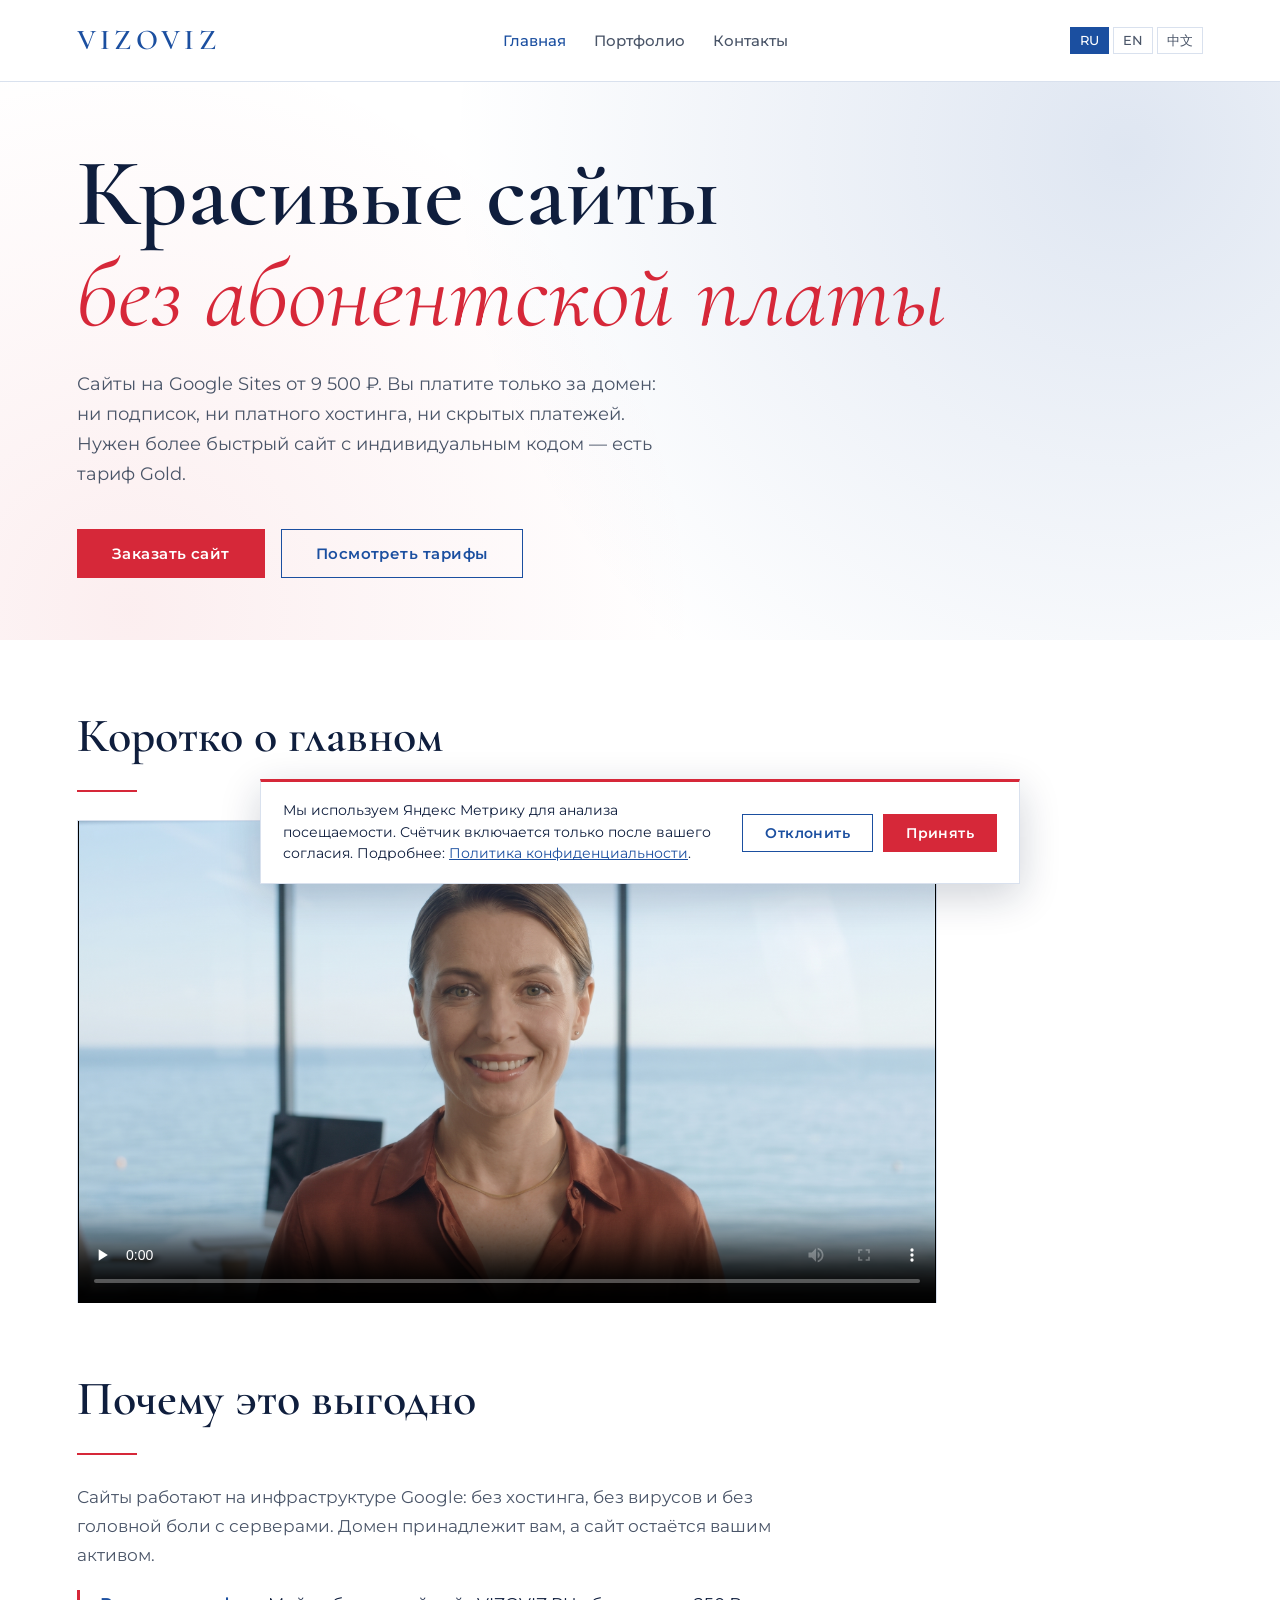
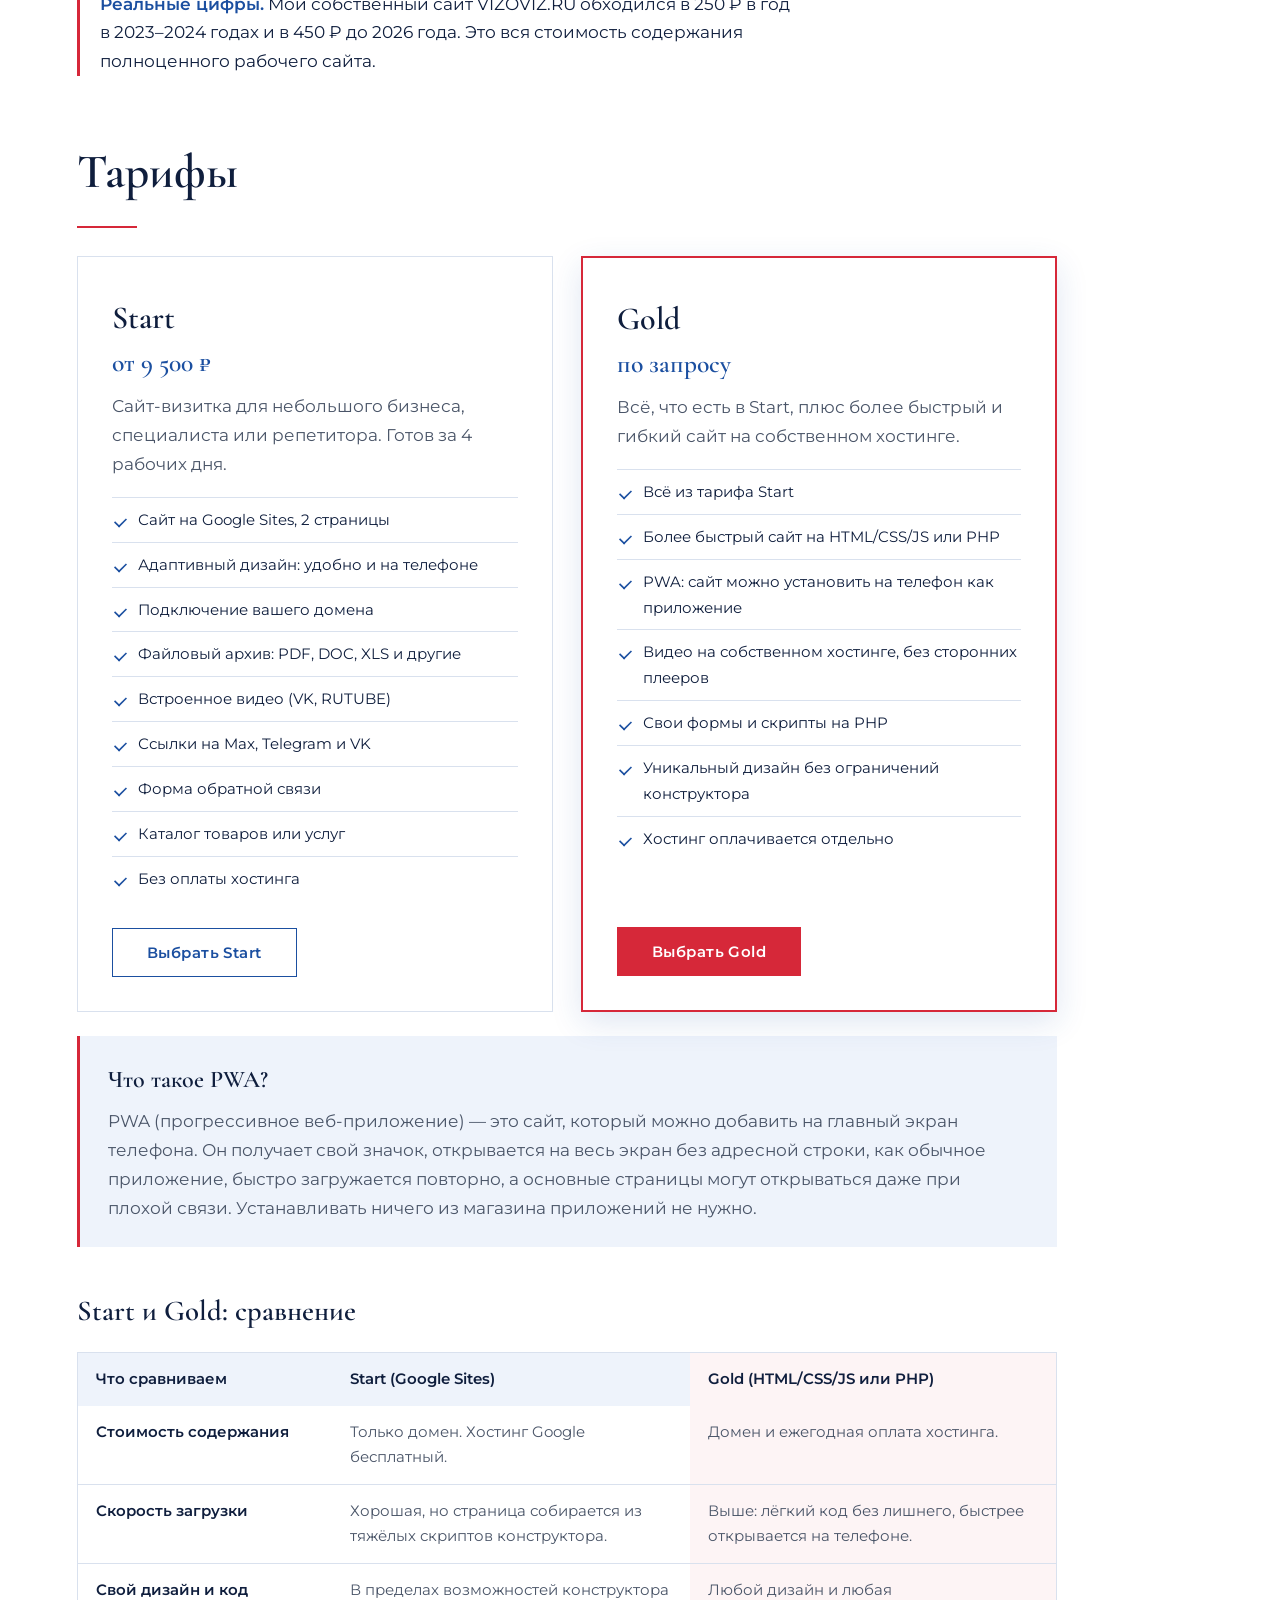
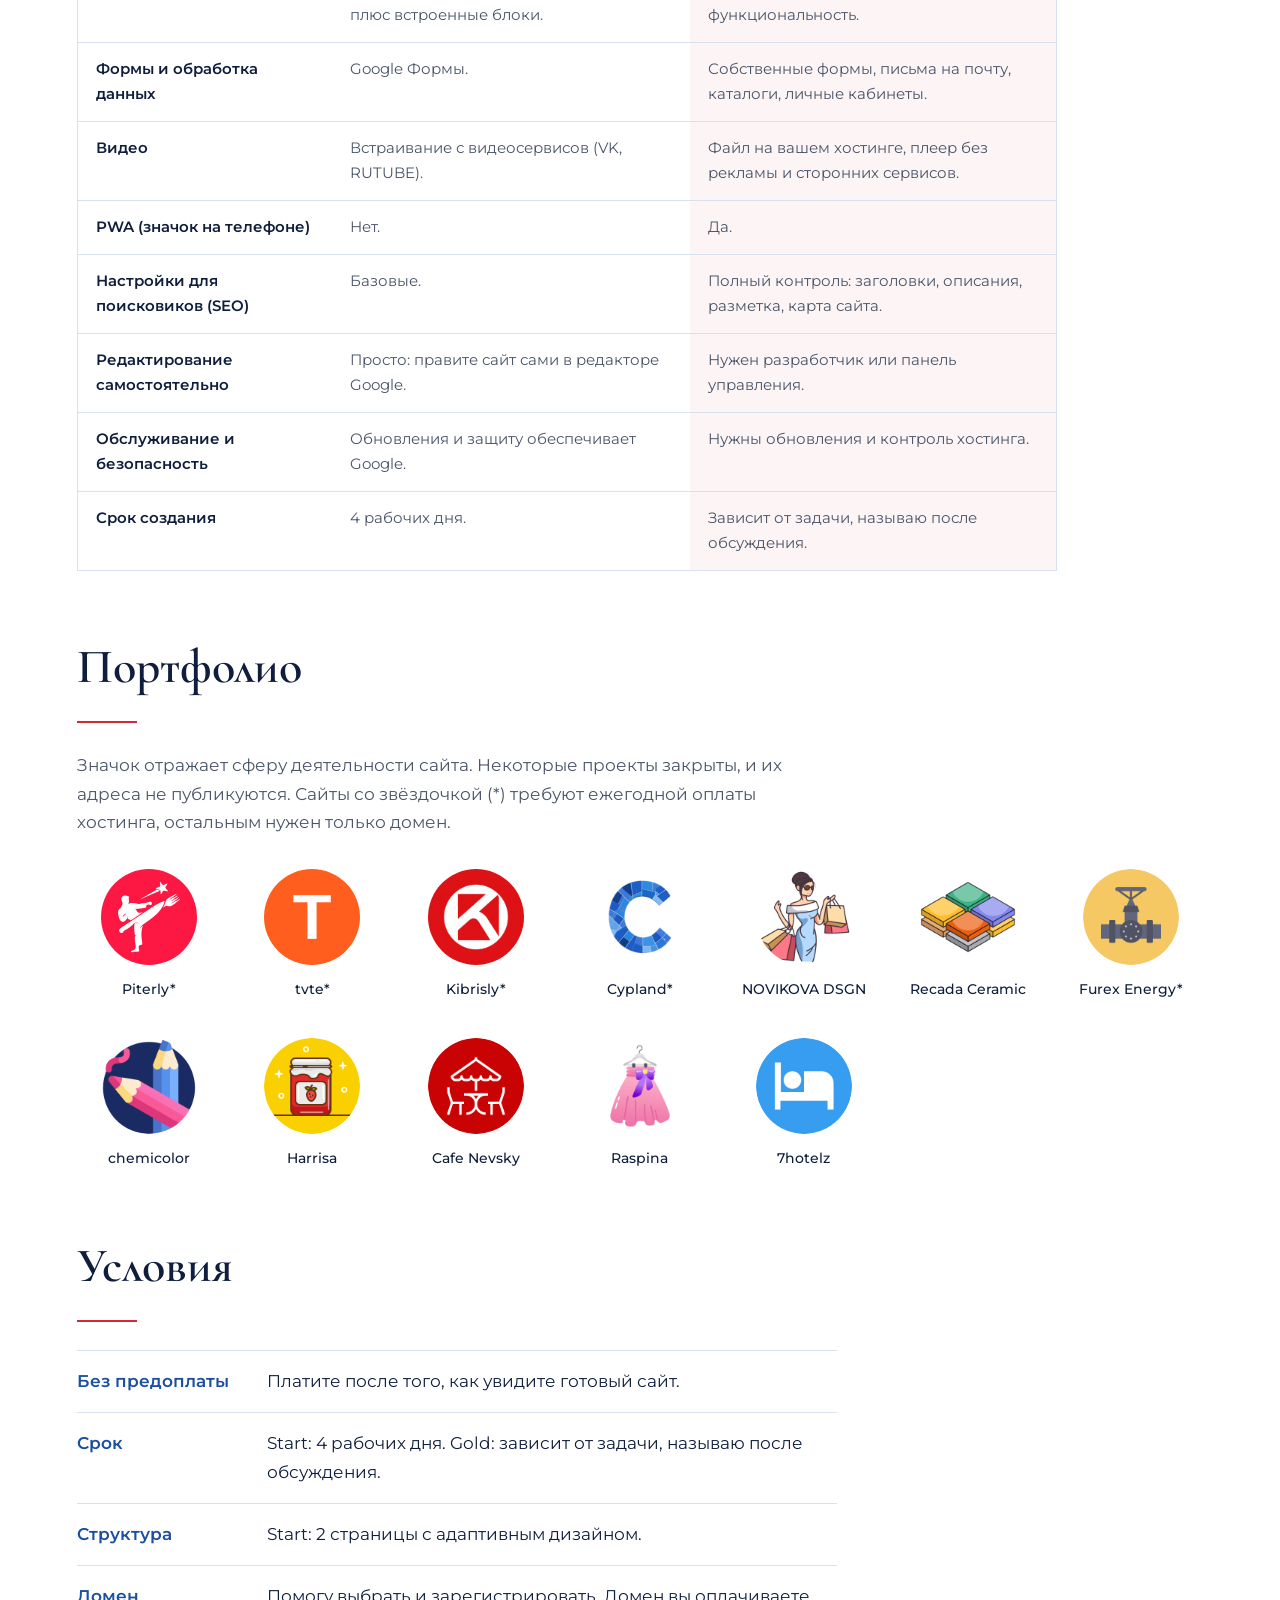
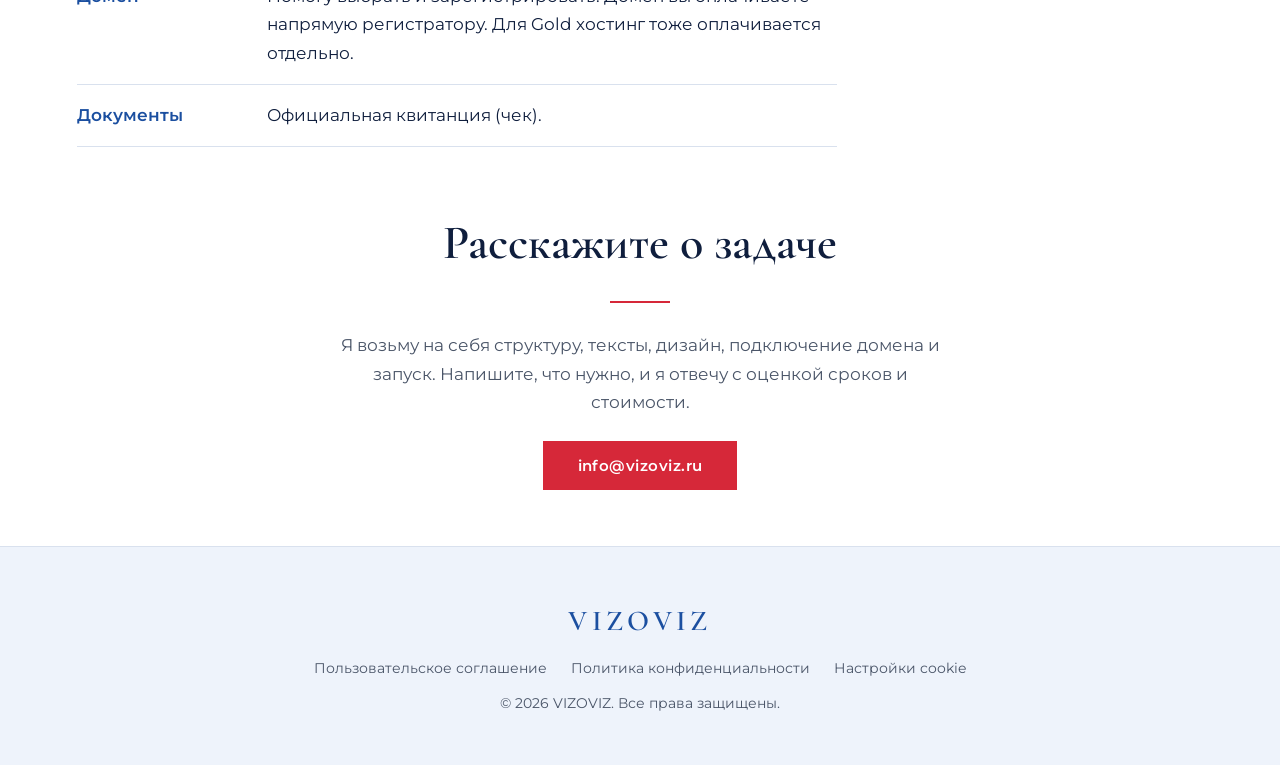
<file: index.html>
<!DOCTYPE html>
<html lang="ru">
<head>
<meta charset="utf-8">
<meta name="viewport" content="width=device-width, initial-scale=1">
<title>VIZOVIZ — Красивые сайты без абонентской платы</title>
<meta name="description" content="Сайты на Google Sites от 9 500 ₽ без ежегодных платежей за хостинг. Тариф Gold: быстрый сайт на HTML/CSS/JS или PHP, PWA, видео на своём хостинге.">
<link rel="canonical" href="https://vizoviz.ru./">
<link rel="alternate" hreflang="ru" href="https://vizoviz.ru./">
<link rel="alternate" hreflang="en" href="https://vizoviz.ruen/">
<link rel="alternate" hreflang="zh-Hans" href="https://vizoviz.ruzh/">
<link rel="alternate" hreflang="x-default" href="https://vizoviz.ruen/">
<meta property="og:title" content="VIZOVIZ — Красивые сайты без абонентской платы">
<meta property="og:description" content="Сайты на Google Sites от 9 500 ₽ без ежегодных платежей за хостинг. Тариф Gold: быстрый сайт на HTML/CSS/JS или PHP, PWA, видео на своём хостинге.">
<meta property="og:type" content="website">
<meta property="og:url" content="https://vizoviz.ru./">
<link rel="icon" href="data:image/svg+xml,%3Csvg xmlns='http://www.w3.org/2000/svg' viewBox='0 0 100 100'%3E%3Crect width='100' height='100' fill='%231b4fa0'/%3E%3Ctext x='50' y='70' font-size='64' text-anchor='middle' fill='white' font-family='serif'%3EV%3C/text%3E%3C/svg%3E">
<link rel="preconnect" href="https://fonts.googleapis.com">
<link rel="preconnect" href="https://fonts.gstatic.com" crossorigin>
<link href="https://fonts.googleapis.com/css2?family=Cormorant+Garamond:ital,wght@0,400;0,600;1,400&family=Montserrat:wght@400;500;600&display=swap" rel="stylesheet">
<link rel="stylesheet" href="style.css">
<script src="app.js" defer></script>
</head>
<body>
<header class="nav">
  <a class="logo" href="./">VIZOVIZ</a>
  <nav aria-label="Основное меню">
    <a href="./" class="active" aria-current="page">Главная</a>
    <a href="./#portfolio">Портфолио</a>
    <a href="./#contact">Контакты</a>
  </nav>
  <div class="lang" role="group" aria-label="Language">
    <a href="./" hreflang="ru" lang="ru" class="on" aria-current="true">RU</a>
    <a href="en/" hreflang="en" lang="en">EN</a>
    <a href="zh/" hreflang="zh-Hans" lang="zh-Hans">中文</a>
  </div>
</header>
<main>

<section class="hero">
  <h1>Красивые сайты<br><em>без абонентской платы</em></h1>
  <p class="lead">Сайты на Google Sites от 9 500 ₽. Вы платите только за домен: ни подписок, ни платного хостинга, ни скрытых платежей. Нужен более быстрый сайт с индивидуальным кодом — есть тариф Gold.</p>
  <div class="actions">
    <a class="btn" href="#contact" data-goal="cta_order">Заказать сайт</a>
    <a class="btn ghost" href="#tiers">Посмотреть тарифы</a>
  </div>
</section>

<section class="section" id="video" hidden>
  <h2>Коротко о главном</h2>
  <video class="intro" controls playsinline preload="none" poster="video/poster.jpg">
    <source src="video/intro.mp4" type="video/mp4">
    Ваш браузер не поддерживает видео.
  </video>
</section>

<section class="section" id="why">
  <h2>Почему это выгодно</h2>
  <div class="why">
    <p>Сайты работают на инфраструктуре Google: без хостинга, без вирусов и без головной боли с серверами. Домен принадлежит вам, а сайт остаётся вашим активом.</p>
    <p class="proof"><strong>Реальные цифры.</strong> Мой собственный сайт VIZOVIZ.RU обходился в 250 ₽ в год в 2023–2024 годах и в 450 ₽ до 2026 года. Это вся стоимость содержания полноценного рабочего сайта.</p>
  </div>
</section>

<section class="section" id="tiers">
  <h2>Тарифы</h2>
  <div class="grid two">
    <article class="card tier">
      <h3>Start</h3>
      <p class="price">от 9 500 ₽</p>
      <p class="for">Сайт-визитка для небольшого бизнеса, специалиста или репетитора. Готов за 4 рабочих дня.</p>
      <ul class="list">
        <li>Сайт на Google Sites, 2 страницы</li>
        <li>Адаптивный дизайн: удобно и на телефоне</li>
        <li>Подключение вашего домена</li>
        <li>Файловый архив: PDF, DOC, XLS и другие</li>
        <li>Встроенное видео (VK, RUTUBE)</li>
        <li>Ссылки на Max, Telegram и VK</li>
        <li>Форма обратной связи</li>
        <li>Каталог товаров или услуг</li>
        <li>Без оплаты хостинга</li>
      </ul>
      <a class="btn ghost" href="#contact" data-goal="tier_start">Выбрать Start</a>
    </article>
    <article class="card tier main">
      <h3>Gold</h3>
      <p class="price">по запросу</p>
      <p class="for">Всё, что есть в Start, плюс более быстрый и гибкий сайт на собственном хостинге.</p>
      <ul class="list">
        <li>Всё из тарифа Start</li>
        <li>Более быстрый сайт на HTML/CSS/JS или PHP</li>
        <li>PWA: сайт можно установить на телефон как приложение</li>
        <li>Видео на собственном хостинге, без сторонних плееров</li>
        <li>Свои формы и скрипты на PHP</li>
        <li>Уникальный дизайн без ограничений конструктора</li>
        <li>Хостинг оплачивается отдельно</li>
      </ul>
      <a class="btn" href="#contact" data-goal="tier_gold">Выбрать Gold</a>
    </article>
  </div>

  <aside class="pwa">
    <h3>Что такое PWA?</h3>
    <p>PWA (прогрессивное веб-приложение) — это сайт, который можно добавить на главный экран телефона. Он получает свой значок, открывается на весь экран без адресной строки, как обычное приложение, быстро загружается повторно, а основные страницы могут открываться даже при плохой связи. Устанавливать ничего из магазина приложений не нужно.</p>
  </aside>

  <h3 class="sub" id="compare">Start и Gold: сравнение</h3>
  <div class="tablewrap">
    <table class="cmp">
      <thead><tr><th scope="col">Что сравниваем</th><th scope="col">Start (Google Sites)</th><th scope="col">Gold (HTML/CSS/JS или PHP)</th></tr></thead>
      <tbody>
        <tr><th scope="row">Стоимость содержания</th><td>Только домен. Хостинг Google бесплатный.</td><td>Домен и ежегодная оплата хостинга.</td></tr>
        <tr><th scope="row">Скорость загрузки</th><td>Хорошая, но страница собирается из тяжёлых скриптов конструктора.</td><td>Выше: лёгкий код без лишнего, быстрее открывается на телефоне.</td></tr>
        <tr><th scope="row">Свой дизайн и код</th><td>В пределах возможностей конструктора плюс встроенные блоки.</td><td>Любой дизайн и любая функциональность.</td></tr>
        <tr><th scope="row">Формы и обработка данных</th><td>Google Формы.</td><td>Собственные формы, письма на почту, каталоги, личные кабинеты.</td></tr>
        <tr><th scope="row">Видео</th><td>Встраивание с видеосервисов (VK, RUTUBE).</td><td>Файл на вашем хостинге, плеер без рекламы и сторонних сервисов.</td></tr>
        <tr><th scope="row">PWA (значок на телефоне)</th><td>Нет.</td><td>Да.</td></tr>
        <tr><th scope="row">Настройки для поисковиков (SEO)</th><td>Базовые.</td><td>Полный контроль: заголовки, описания, разметка, карта сайта.</td></tr>
        <tr><th scope="row">Редактирование самостоятельно</th><td>Просто: правите сайт сами в редакторе Google.</td><td>Нужен разработчик или панель управления.</td></tr>
        <tr><th scope="row">Обслуживание и безопасность</th><td>Обновления и защиту обеспечивает Google.</td><td>Нужны обновления и контроль хостинга.</td></tr>
        <tr><th scope="row">Срок создания</th><td>4 рабочих дня.</td><td>Зависит от задачи, называю после обсуждения.</td></tr>
      </tbody>
    </table>
  </div>
</section>

<section class="section" id="portfolio">
  <h2>Портфолио</h2>
  <p class="note">Значок отражает сферу деятельности сайта. Некоторые проекты закрыты, и их адреса не публикуются. Сайты со звёздочкой (*) требуют ежегодной оплаты хостинга, остальным нужен только домен.</p>
  <ul class="works">
    <li>
      <span class="work">
        <img src="img/piterly.png" alt="" width="96" height="96" loading="lazy">
        <span class="wname">Piterly*</span>
      </span>
    </li>
    <li>
      <a class="work" href="https://www.tvte.ru" target="_blank" rel="noopener">
        <img src="img/tvte.png" alt="" width="96" height="96" loading="lazy">
        <span class="wname">tvte*</span>
      </a>
    </li>
    <li>
      <a class="work" href="https://www.kibrisly.com" target="_blank" rel="noopener">
        <img src="img/kibrisly.png" alt="" width="96" height="96" loading="lazy">
        <span class="wname">Kibrisly*</span>
      </a>
    </li>
    <li>
      <a class="work" href="https://www.cypland.com" target="_blank" rel="noopener">
        <img src="img/cypland.png" alt="" width="96" height="96" loading="lazy">
        <span class="wname">Cypland*</span>
      </a>
    </li>
    <li>
      <a class="work" href="https://sites.google.com/view/ksenianovikova/home" target="_blank" rel="noopener">
        <img src="img/woman.png" alt="" width="96" height="96" loading="lazy">
        <span class="wname">NOVIKOVA DSGN</span>
      </a>
    </li>
    <li>
      <a class="work" href="https://sites.google.com/view/recadaceramic/home" target="_blank" rel="noopener">
        <img src="img/tiles.png" alt="" width="96" height="96" loading="lazy">
        <span class="wname">Recada Ceramic</span>
      </a>
    </li>
    <li>
      <span class="work">
        <img src="img/pipe.png" alt="" width="96" height="96" loading="lazy">
        <span class="wname">Furex Energy*</span>
      </span>
    </li>
    <li>
      <a class="work" href="https://sites.google.com/view/chemicolor/home" target="_blank" rel="noopener">
        <img src="img/pen.png" alt="" width="96" height="96" loading="lazy">
        <span class="wname">chemicolor</span>
      </a>
    </li>
    <li>
      <a class="work" href="https://sites.google.com/view/tunisianharrisa/Home" target="_blank" rel="noopener">
        <img src="img/jam.png" alt="" width="96" height="96" loading="lazy">
        <span class="wname">Harrisa</span>
      </a>
    </li>
    <li>
      <a class="work" href="https://sites.google.com/view/cafenevsky/home" target="_blank" rel="noopener">
        <img src="img/cafe.png" alt="" width="96" height="96" loading="lazy">
        <span class="wname">Cafe Nevsky</span>
      </a>
    </li>
    <li>
      <a class="work" href="https://sites.google.com/view/raspinaru/home" target="_blank" rel="noopener">
        <img src="img/dress.png" alt="" width="96" height="96" loading="lazy">
        <span class="wname">Raspina</span>
      </a>
    </li>
    <li>
      <a class="work" href="https://sites.google.com/view/sevenhotels/home" target="_blank" rel="noopener">
        <img src="img/hotel.png" alt="" width="96" height="96" loading="lazy">
        <span class="wname">7hotelz</span>
      </a>
    </li>
  </ul>
</section>

<section class="section" id="conditions">
  <h2>Условия</h2>
  <dl class="cond">
    <div><dt>Без предоплаты</dt><dd>Платите после того, как увидите готовый сайт.</dd></div>
    <div><dt>Срок</dt><dd>Start: 4 рабочих дня. Gold: зависит от задачи, называю после обсуждения.</dd></div>
    <div><dt>Структура</dt><dd>Start: 2 страницы с адаптивным дизайном.</dd></div>
    <div><dt>Домен</dt><dd>Помогу выбрать и зарегистрировать. Домен вы оплачиваете напрямую регистратору. Для Gold хостинг тоже оплачивается отдельно.</dd></div>
    <div><dt>Документы</dt><dd>Официальная квитанция (чек).</dd></div>
  </dl>
</section>

<section class="section about" id="contact">
  <h2>Расскажите о задаче</h2>
  <p>Я возьму на себя структуру, тексты, дизайн, подключение домена и запуск. Напишите, что нужно, и я отвечу с оценкой сроков и стоимости.</p>
  <a class="btn" href="#contact" data-mail data-u="info" data-d="vizoviz.ru" data-goal="email_click">info [at] vizoviz [dot] ru</a>
</section>

</main>
<footer>
  <span class="logo">VIZOVIZ</span>
  <p class="foot-links">
    <a href="terms.html">Пользовательское соглашение</a>
    <a href="privacy.html">Политика конфиденциальности</a>
    <button type="button" class="linkbtn" id="cookie-settings">Настройки cookie</button>
  </p>
  <p>© <span data-year>2026</span> VIZOVIZ. Все права защищены.</p>
</footer>

<div class="cookie" id="cookie" role="dialog" aria-live="polite" hidden>
  <p>Мы используем Яндекс Метрику для анализа посещаемости. Счётчик включается только после вашего согласия. Подробнее: <a href="privacy.html">Политика конфиденциальности</a>.</p>
  <div class="cookie-actions">
    <button type="button" class="btn ghost" id="cookie-no">Отклонить</button>
    <button type="button" class="btn" id="cookie-yes">Принять</button>
  </div>
</div>
</body>
</html>
</file>
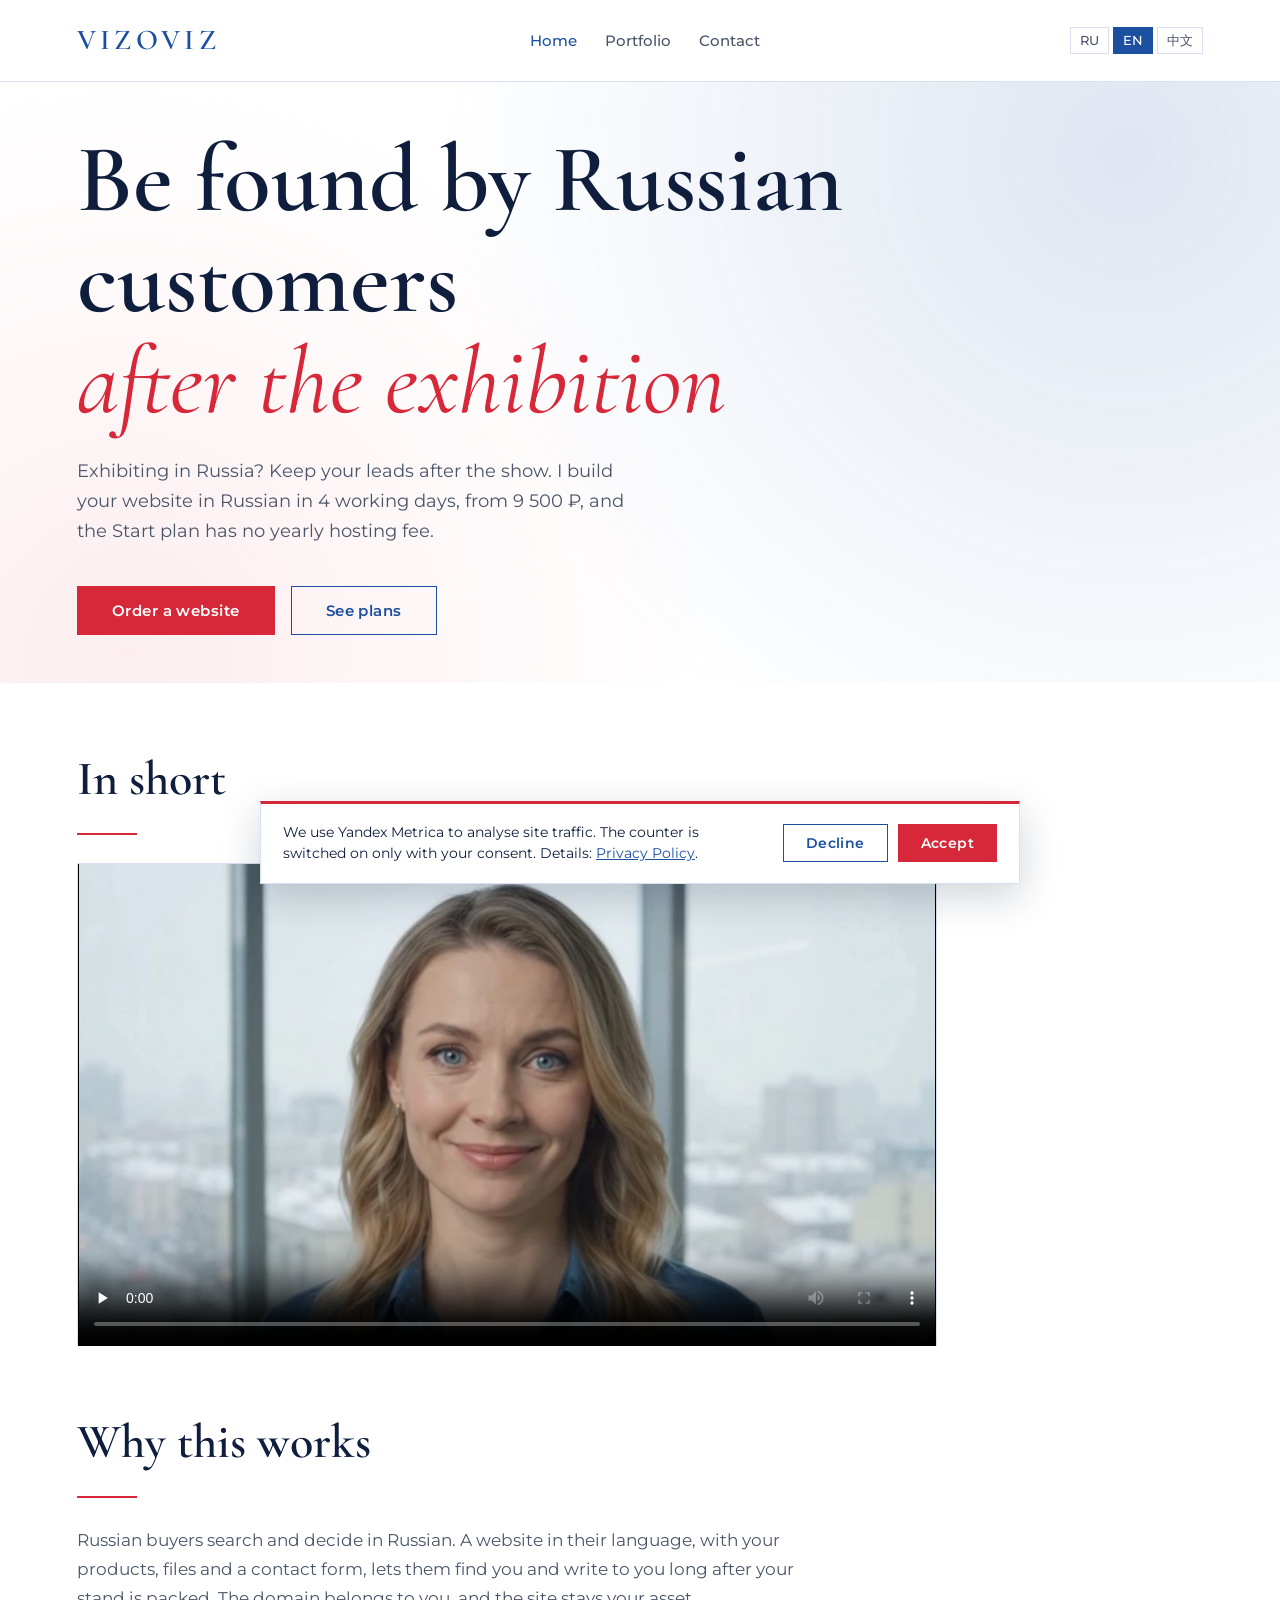
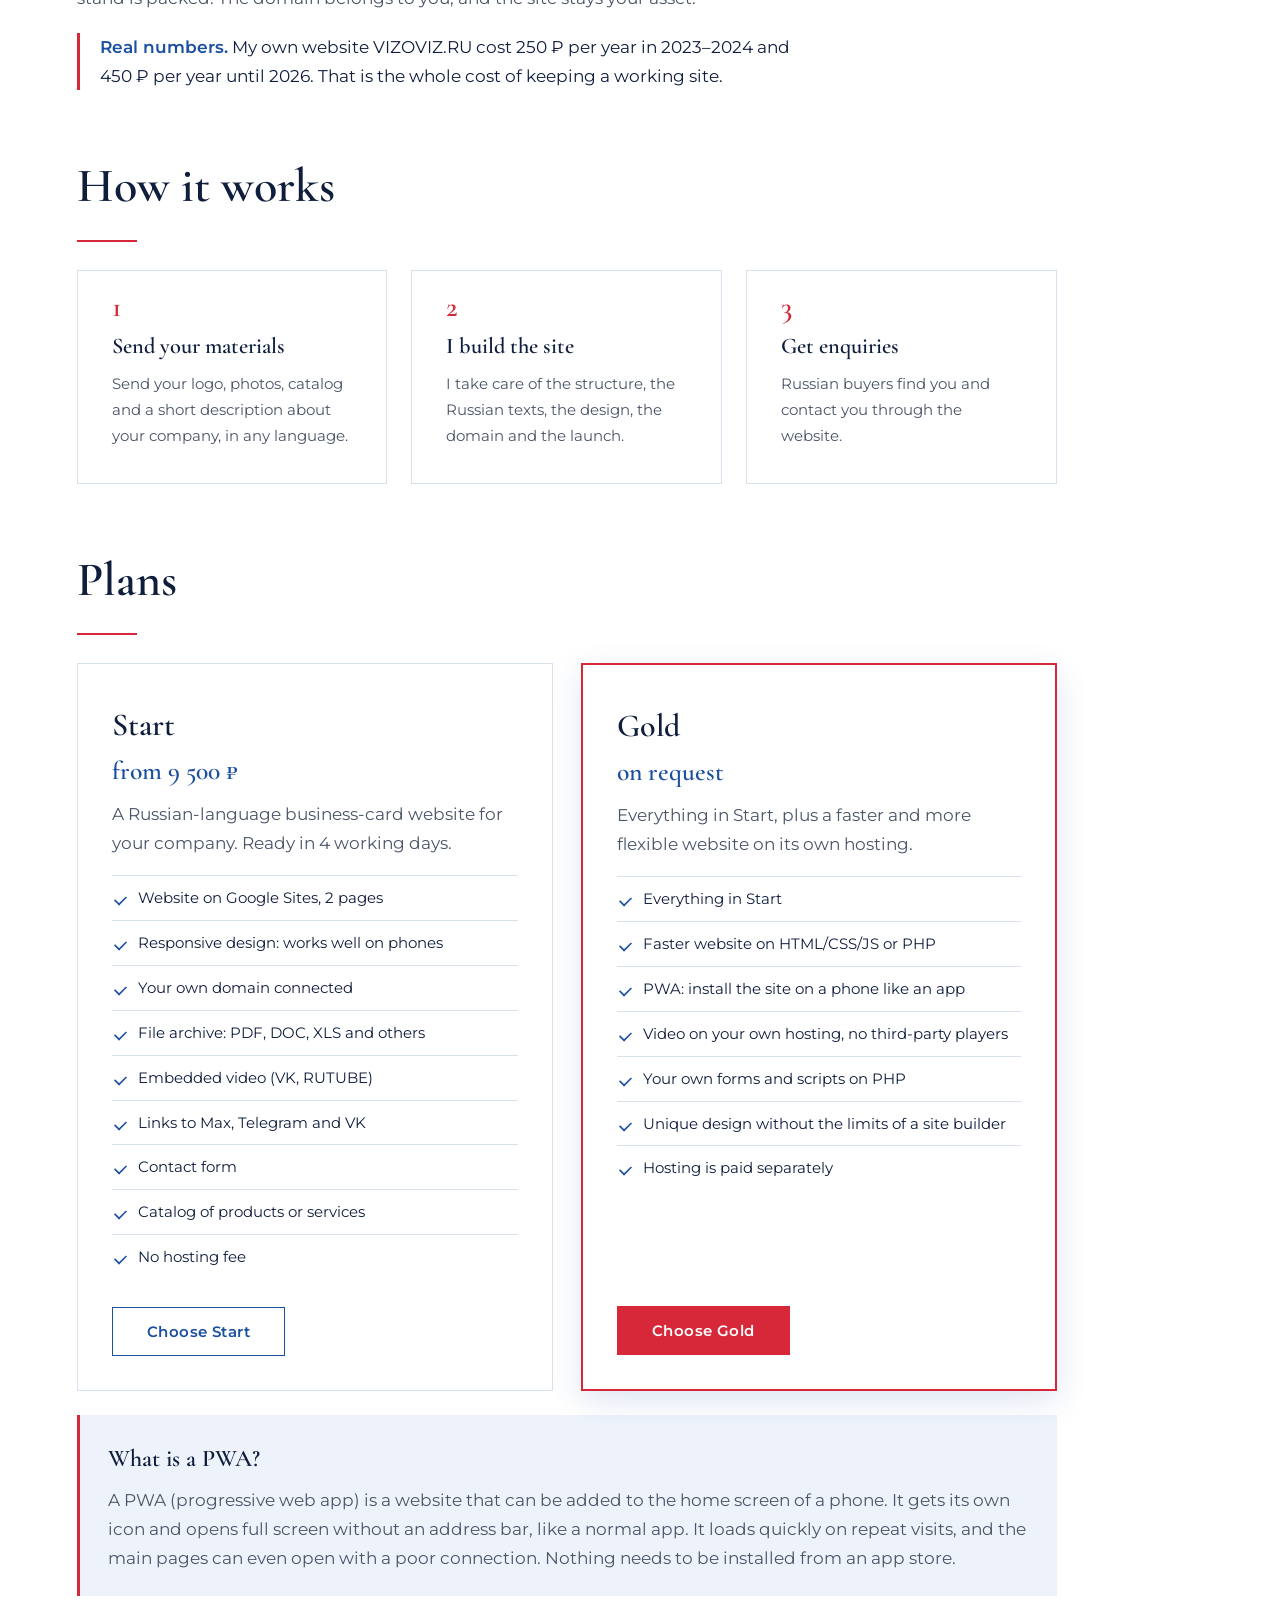
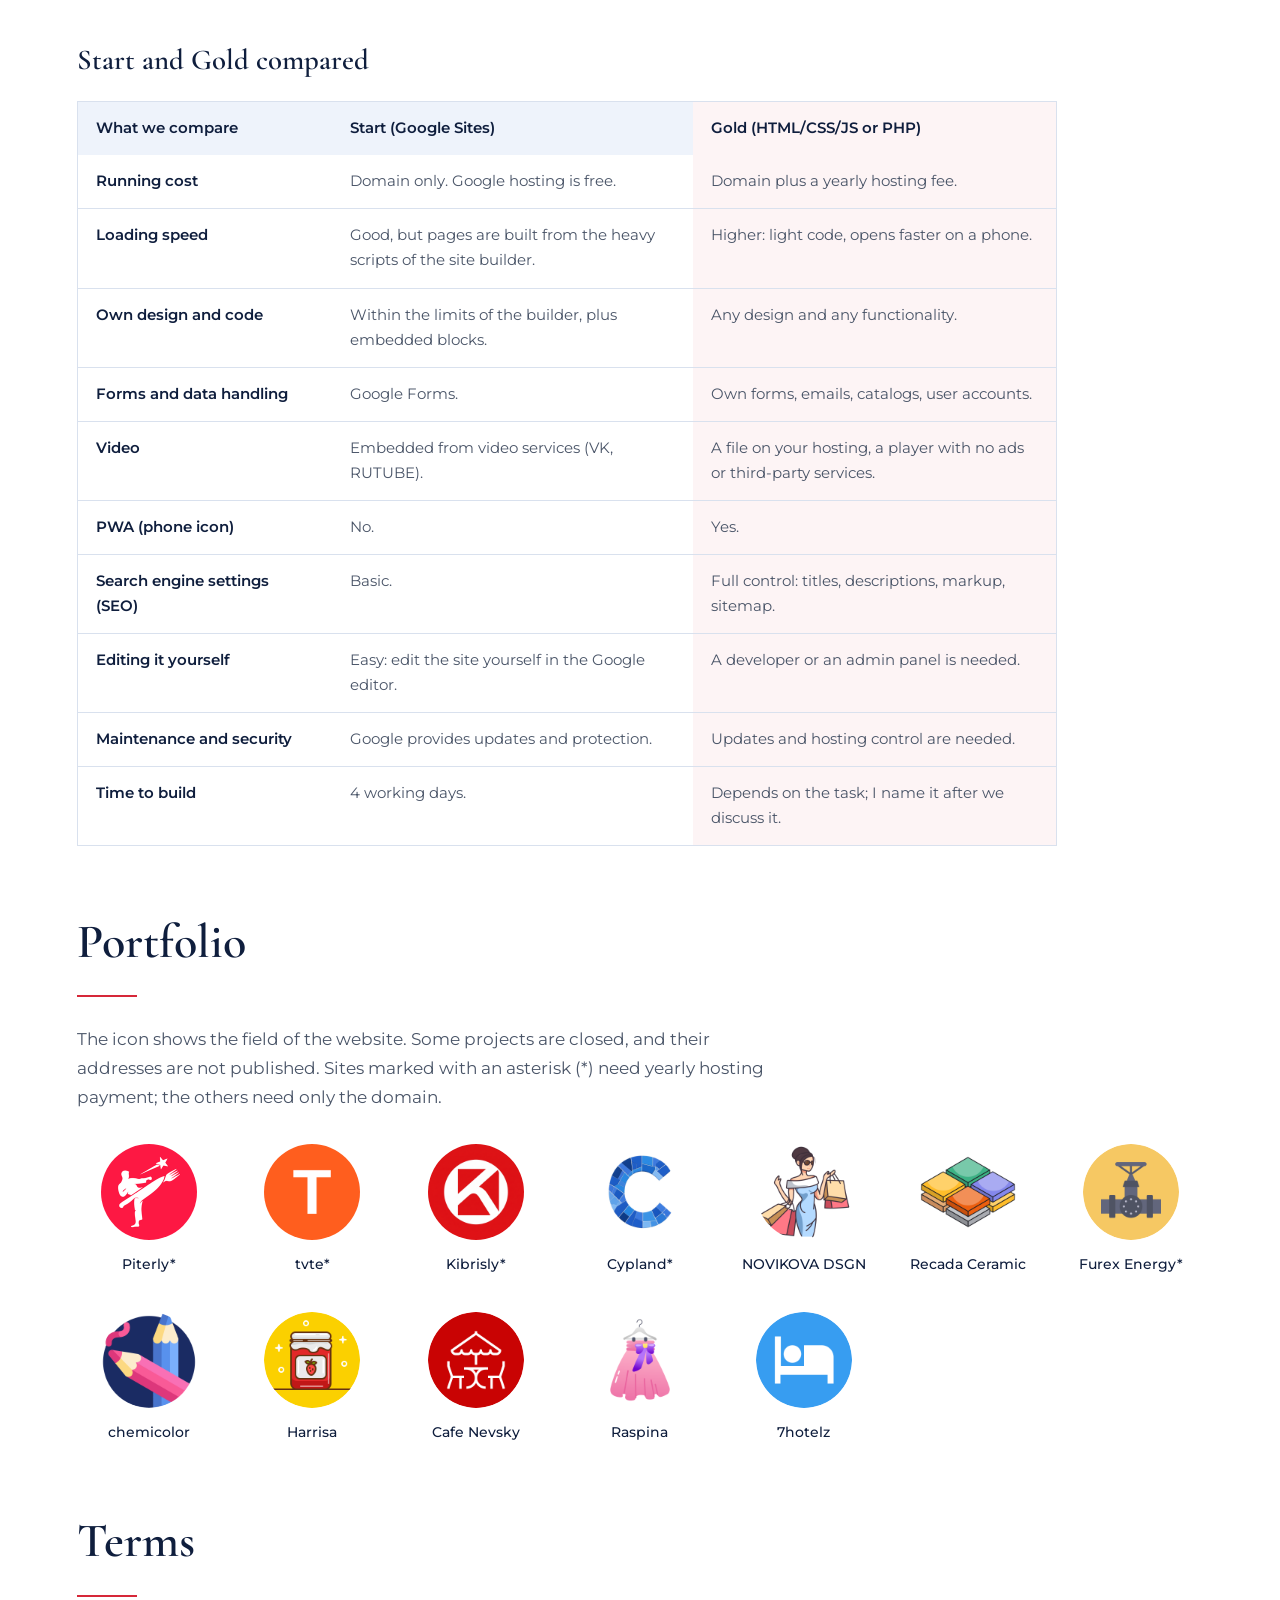
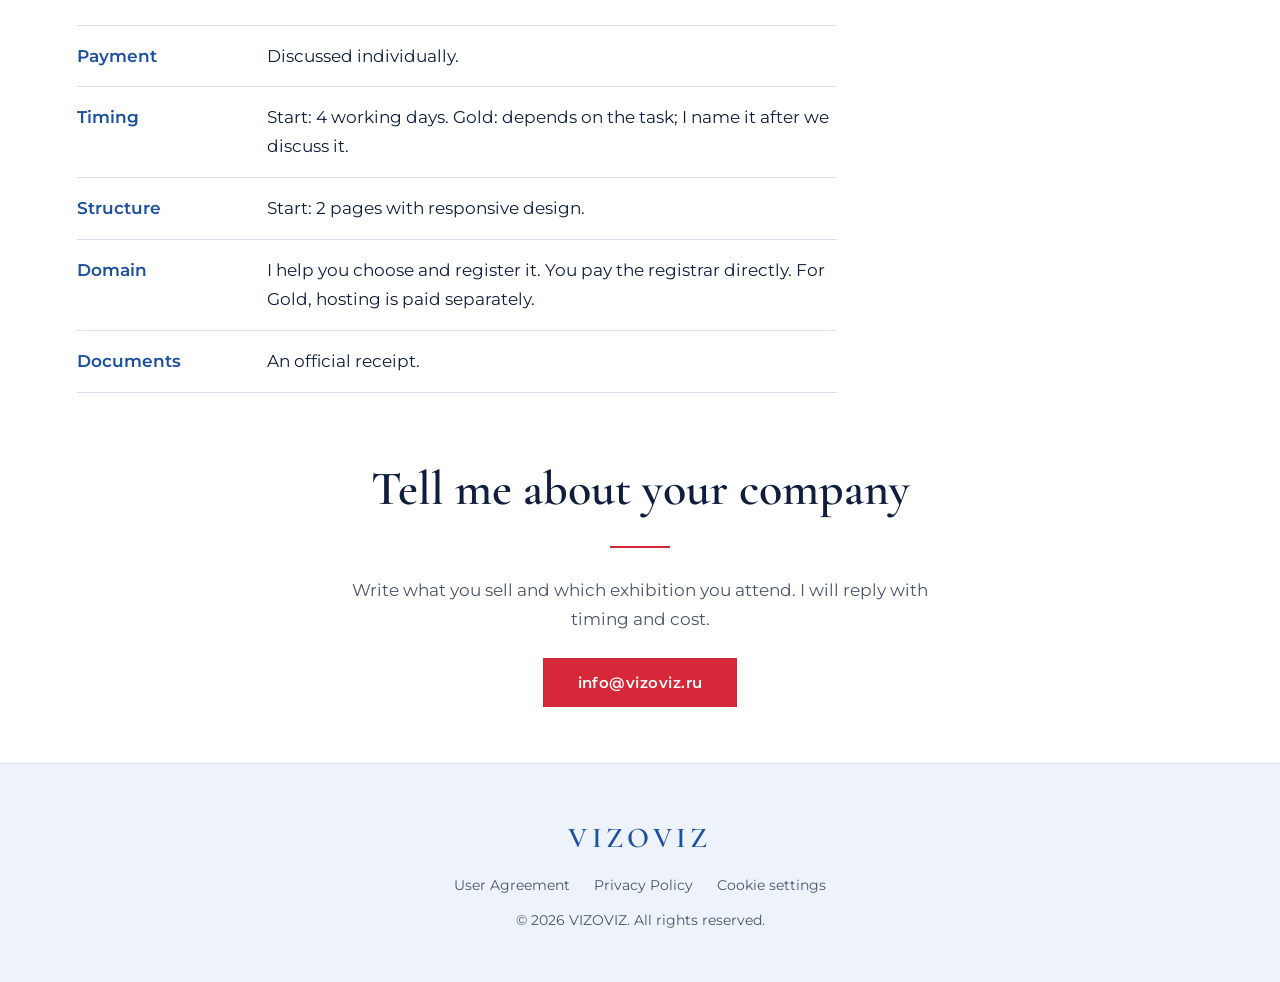
<file: en/index.html>
<!DOCTYPE html>
<html lang="en">
<head>
<meta charset="utf-8">
<meta name="viewport" content="width=device-width, initial-scale=1">
<title>VIZOVIZ — Russian-language websites for exhibitors</title>
<meta name="description" content="Exhibiting in Russia? Get a website in Russian in 4 working days, from 9 500 ₽, so Russian buyers can find you after the show.">
<link rel="canonical" href="https://vizoviz.ru../en/">
<link rel="alternate" hreflang="ru" href="https://vizoviz.ru../">
<link rel="alternate" hreflang="en" href="https://vizoviz.ru../en/">
<link rel="alternate" hreflang="zh-Hans" href="https://vizoviz.ru../zh/">
<link rel="alternate" hreflang="x-default" href="https://vizoviz.ru../en/">
<meta property="og:title" content="VIZOVIZ — Russian-language websites for exhibitors">
<meta property="og:description" content="Exhibiting in Russia? Get a website in Russian in 4 working days, from 9 500 ₽, so Russian buyers can find you after the show.">
<meta property="og:type" content="website">
<meta property="og:url" content="https://vizoviz.ru../en/">
<link rel="icon" href="data:image/svg+xml,%3Csvg xmlns='http://www.w3.org/2000/svg' viewBox='0 0 100 100'%3E%3Crect width='100' height='100' fill='%231b4fa0'/%3E%3Ctext x='50' y='70' font-size='64' text-anchor='middle' fill='white' font-family='serif'%3EV%3C/text%3E%3C/svg%3E">
<link rel="preconnect" href="https://fonts.googleapis.com">
<link rel="preconnect" href="https://fonts.gstatic.com" crossorigin>
<link href="https://fonts.googleapis.com/css2?family=Cormorant+Garamond:ital,wght@0,400;0,600;1,400&family=Montserrat:wght@400;500;600&display=swap" rel="stylesheet">
<link rel="stylesheet" href="../style.css">
<script src="../app.js" defer></script>
</head>
<body>
<header class="nav">
  <a class="logo" href="../en/">VIZOVIZ</a>
  <nav aria-label="Main menu">
    <a href="../en/" class="active" aria-current="page">Home</a>
    <a href="../en/#portfolio">Portfolio</a>
    <a href="../en/#contact">Contact</a>
  </nav>
  <div class="lang" role="group" aria-label="Language">
    <a href="../" hreflang="ru" lang="ru">RU</a>
    <a href="../en/" hreflang="en" lang="en" class="on" aria-current="true">EN</a>
    <a href="../zh/" hreflang="zh-Hans" lang="zh-Hans">中文</a>
  </div>
</header>
<main>

<section class="hero">
  <h1>Be found by Russian customers<br><em>after the exhibition</em></h1>
  <p class="lead">Exhibiting in Russia? Keep your leads after the show. I build your website in Russian in 4 working days, from 9 500 ₽, and the Start plan has no yearly hosting fee.</p>
  <div class="actions">
    <a class="btn" href="#contact" data-goal="cta_order">Order a website</a>
    <a class="btn ghost" href="#tiers">See plans</a>
  </div>
</section>

<section class="section" id="video" hidden>
  <h2>In short</h2>
  <video class="intro" controls playsinline preload="none" poster="../video/poster.en.jpg">
    <source src="../video/intro.en.mp4" type="video/mp4">
    Your browser does not support video.
  </video>
</section>

<section class="section" id="why">
  <h2>Why this works</h2>
  <div class="why">
    <p>Russian buyers search and decide in Russian. A website in their language, with your products, files and a contact form, lets them find you and write to you long after your stand is packed. The domain belongs to you, and the site stays your asset.</p>
    <p class="proof"><strong>Real numbers.</strong> My own website VIZOVIZ.RU cost 250 ₽ per year in 2023–2024 and 450 ₽ per year until 2026. That is the whole cost of keeping a working site.</p>
  </div>
</section>

<section class="section" id="steps">
  <h2>How it works</h2>
  <ol class="steps">
    <li class="card"><h3>Send your materials</h3><p>Send your logo, photos, catalog and a short description about your company, in any language.</p></li>
    <li class="card"><h3>I build the site</h3><p>I take care of the structure, the Russian texts, the design, the domain and the launch.</p></li>
    <li class="card"><h3>Get enquiries</h3><p>Russian buyers find you and contact you through the website.</p></li>
  </ol>
</section>

<section class="section" id="tiers">
  <h2>Plans</h2>
  <div class="grid two">
    <article class="card tier">
      <h3>Start</h3>
      <p class="price">from 9 500 ₽</p>
      <p class="for">A Russian-language business-card website for your company. Ready in 4 working days.</p>
      <ul class="list">
        <li>Website on Google Sites, 2 pages</li>
        <li>Responsive design: works well on phones</li>
        <li>Your own domain connected</li>
        <li>File archive: PDF, DOC, XLS and others</li>
        <li>Embedded video (VK, RUTUBE)</li>
        <li>Links to Max, Telegram and VK</li>
        <li>Contact form</li>
        <li>Catalog of products or services</li>
        <li>No hosting fee</li>
      </ul>
      <a class="btn ghost" href="#contact" data-goal="tier_start">Choose Start</a>
    </article>
    <article class="card tier main">
      <h3>Gold</h3>
      <p class="price">on request</p>
      <p class="for">Everything in Start, plus a faster and more flexible website on its own hosting.</p>
      <ul class="list">
        <li>Everything in Start</li>
        <li>Faster website on HTML/CSS/JS or PHP</li>
        <li>PWA: install the site on a phone like an app</li>
        <li>Video on your own hosting, no third-party players</li>
        <li>Your own forms and scripts on PHP</li>
        <li>Unique design without the limits of a site builder</li>
        <li>Hosting is paid separately</li>
      </ul>
      <a class="btn" href="#contact" data-goal="tier_gold">Choose Gold</a>
    </article>
  </div>

  <aside class="pwa">
    <h3>What is a PWA?</h3>
    <p>A PWA (progressive web app) is a website that can be added to the home screen of a phone. It gets its own icon and opens full screen without an address bar, like a normal app. It loads quickly on repeat visits, and the main pages can even open with a poor connection. Nothing needs to be installed from an app store.</p>
  </aside>

  <h3 class="sub" id="compare">Start and Gold compared</h3>
  <div class="tablewrap">
    <table class="cmp">
      <thead><tr><th scope="col">What we compare</th><th scope="col">Start (Google Sites)</th><th scope="col">Gold (HTML/CSS/JS or PHP)</th></tr></thead>
      <tbody>
        <tr><th scope="row">Running cost</th><td>Domain only. Google hosting is free.</td><td>Domain plus a yearly hosting fee.</td></tr>
        <tr><th scope="row">Loading speed</th><td>Good, but pages are built from the heavy scripts of the site builder.</td><td>Higher: light code, opens faster on a phone.</td></tr>
        <tr><th scope="row">Own design and code</th><td>Within the limits of the builder, plus embedded blocks.</td><td>Any design and any functionality.</td></tr>
        <tr><th scope="row">Forms and data handling</th><td>Google Forms.</td><td>Own forms, emails, catalogs, user accounts.</td></tr>
        <tr><th scope="row">Video</th><td>Embedded from video services (VK, RUTUBE).</td><td>A file on your hosting, a player with no ads or third-party services.</td></tr>
        <tr><th scope="row">PWA (phone icon)</th><td>No.</td><td>Yes.</td></tr>
        <tr><th scope="row">Search engine settings (SEO)</th><td>Basic.</td><td>Full control: titles, descriptions, markup, sitemap.</td></tr>
        <tr><th scope="row">Editing it yourself</th><td>Easy: edit the site yourself in the Google editor.</td><td>A developer or an admin panel is needed.</td></tr>
        <tr><th scope="row">Maintenance and security</th><td>Google provides updates and protection.</td><td>Updates and hosting control are needed.</td></tr>
        <tr><th scope="row">Time to build</th><td>4 working days.</td><td>Depends on the task; I name it after we discuss it.</td></tr>
      </tbody>
    </table>
  </div>
</section>

<section class="section" id="portfolio">
  <h2>Portfolio</h2>
  <p class="note">The icon shows the field of the website. Some projects are closed, and their addresses are not published. Sites marked with an asterisk (*) need yearly hosting payment; the others need only the domain.</p>
  <ul class="works">
    <li>
      <span class="work">
        <img src="../img/piterly.png" alt="" width="96" height="96" loading="lazy">
        <span class="wname">Piterly*</span>
      </span>
    </li>
    <li>
      <a class="work" href="https://www.tvte.ru" target="_blank" rel="noopener">
        <img src="../img/tvte.png" alt="" width="96" height="96" loading="lazy">
        <span class="wname">tvte*</span>
      </a>
    </li>
    <li>
      <a class="work" href="https://www.kibrisly.com" target="_blank" rel="noopener">
        <img src="../img/kibrisly.png" alt="" width="96" height="96" loading="lazy">
        <span class="wname">Kibrisly*</span>
      </a>
    </li>
    <li>
      <a class="work" href="https://www.cypland.com" target="_blank" rel="noopener">
        <img src="../img/cypland.png" alt="" width="96" height="96" loading="lazy">
        <span class="wname">Cypland*</span>
      </a>
    </li>
    <li>
      <a class="work" href="https://sites.google.com/view/ksenianovikova/home" target="_blank" rel="noopener">
        <img src="../img/woman.png" alt="" width="96" height="96" loading="lazy">
        <span class="wname">NOVIKOVA DSGN</span>
      </a>
    </li>
    <li>
      <a class="work" href="https://sites.google.com/view/recadaceramic/home" target="_blank" rel="noopener">
        <img src="../img/tiles.png" alt="" width="96" height="96" loading="lazy">
        <span class="wname">Recada Ceramic</span>
      </a>
    </li>
    <li>
      <span class="work">
        <img src="../img/pipe.png" alt="" width="96" height="96" loading="lazy">
        <span class="wname">Furex Energy*</span>
      </span>
    </li>
    <li>
      <a class="work" href="https://sites.google.com/view/chemicolor/home" target="_blank" rel="noopener">
        <img src="../img/pen.png" alt="" width="96" height="96" loading="lazy">
        <span class="wname">chemicolor</span>
      </a>
    </li>
    <li>
      <a class="work" href="https://sites.google.com/view/tunisianharrisa/Home" target="_blank" rel="noopener">
        <img src="../img/jam.png" alt="" width="96" height="96" loading="lazy">
        <span class="wname">Harrisa</span>
      </a>
    </li>
    <li>
      <a class="work" href="https://sites.google.com/view/cafenevsky/home" target="_blank" rel="noopener">
        <img src="../img/cafe.png" alt="" width="96" height="96" loading="lazy">
        <span class="wname">Cafe Nevsky</span>
      </a>
    </li>
    <li>
      <a class="work" href="https://sites.google.com/view/raspinaru/home" target="_blank" rel="noopener">
        <img src="../img/dress.png" alt="" width="96" height="96" loading="lazy">
        <span class="wname">Raspina</span>
      </a>
    </li>
    <li>
      <a class="work" href="https://sites.google.com/view/sevenhotels/home" target="_blank" rel="noopener">
        <img src="../img/hotel.png" alt="" width="96" height="96" loading="lazy">
        <span class="wname">7hotelz</span>
      </a>
    </li>
  </ul>
</section>

<section class="section" id="conditions">
  <h2>Terms</h2>
  <dl class="cond">
    <div><dt>Payment</dt><dd>Discussed individually.</dd></div>
    <div><dt>Timing</dt><dd>Start: 4 working days. Gold: depends on the task; I name it after we discuss it.</dd></div>
    <div><dt>Structure</dt><dd>Start: 2 pages with responsive design.</dd></div>
    <div><dt>Domain</dt><dd>I help you choose and register it. You pay the registrar directly. For Gold, hosting is paid separately.</dd></div>
    <div><dt>Documents</dt><dd>An official receipt.</dd></div>
  </dl>
</section>

<section class="section about" id="contact">
  <h2>Tell me about your company</h2>
  <p>Write what you sell and which exhibition you attend. I will reply with timing and cost.</p>
  <a class="btn" href="#contact" data-mail data-u="info" data-d="vizoviz.ru" data-goal="email_click">info [at] vizoviz [dot] ru</a>
</section>

</main>
<footer>
  <span class="logo">VIZOVIZ</span>
  <p class="foot-links">
    <a href="../en/terms.html">User Agreement</a>
    <a href="../en/privacy.html">Privacy Policy</a>
    <button type="button" class="linkbtn" id="cookie-settings">Cookie settings</button>
  </p>
  <p>© <span data-year>2026</span> VIZOVIZ. All rights reserved.</p>
</footer>

<div class="cookie" id="cookie" role="dialog" aria-live="polite" hidden>
  <p>We use Yandex Metrica to analyse site traffic. The counter is switched on only with your consent. Details: <a href="../en/privacy.html">Privacy Policy</a>.</p>
  <div class="cookie-actions">
    <button type="button" class="btn ghost" id="cookie-no">Decline</button>
    <button type="button" class="btn" id="cookie-yes">Accept</button>
  </div>
</div>
</body>
</html>
</file>
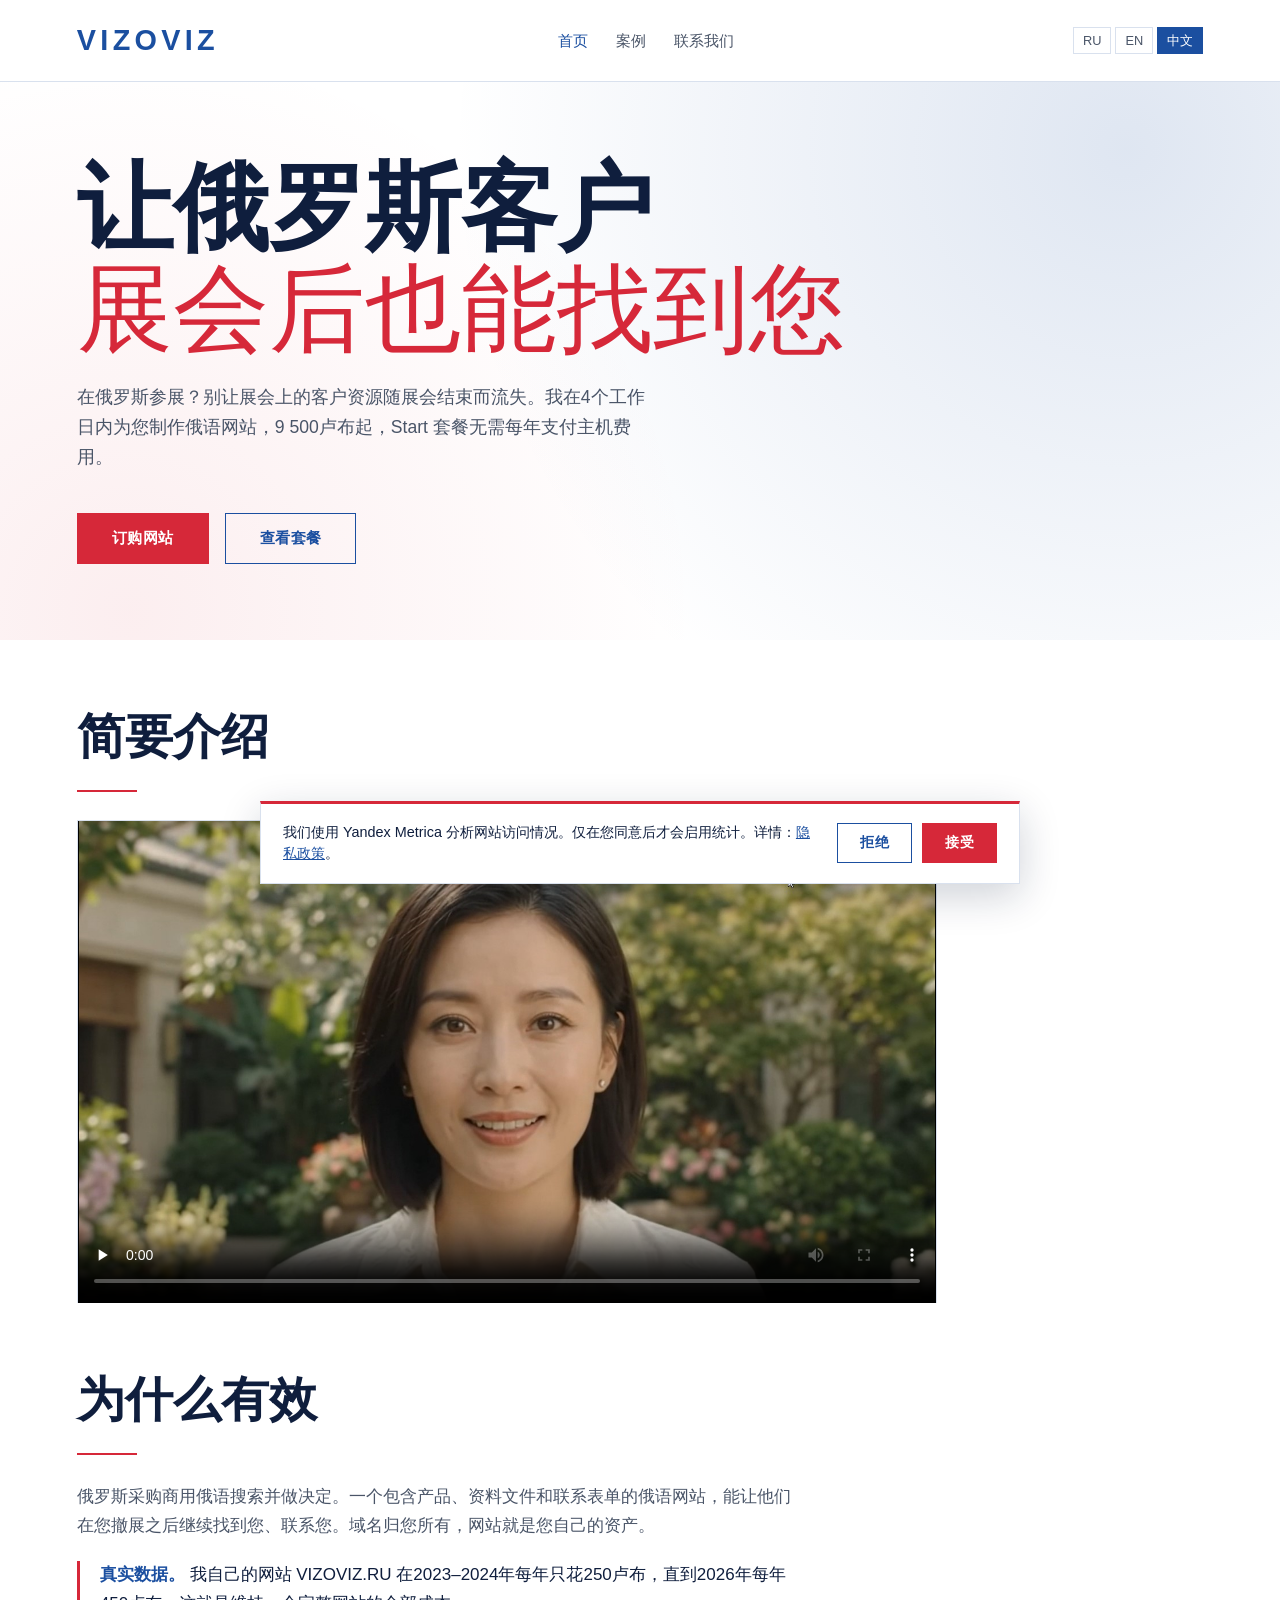
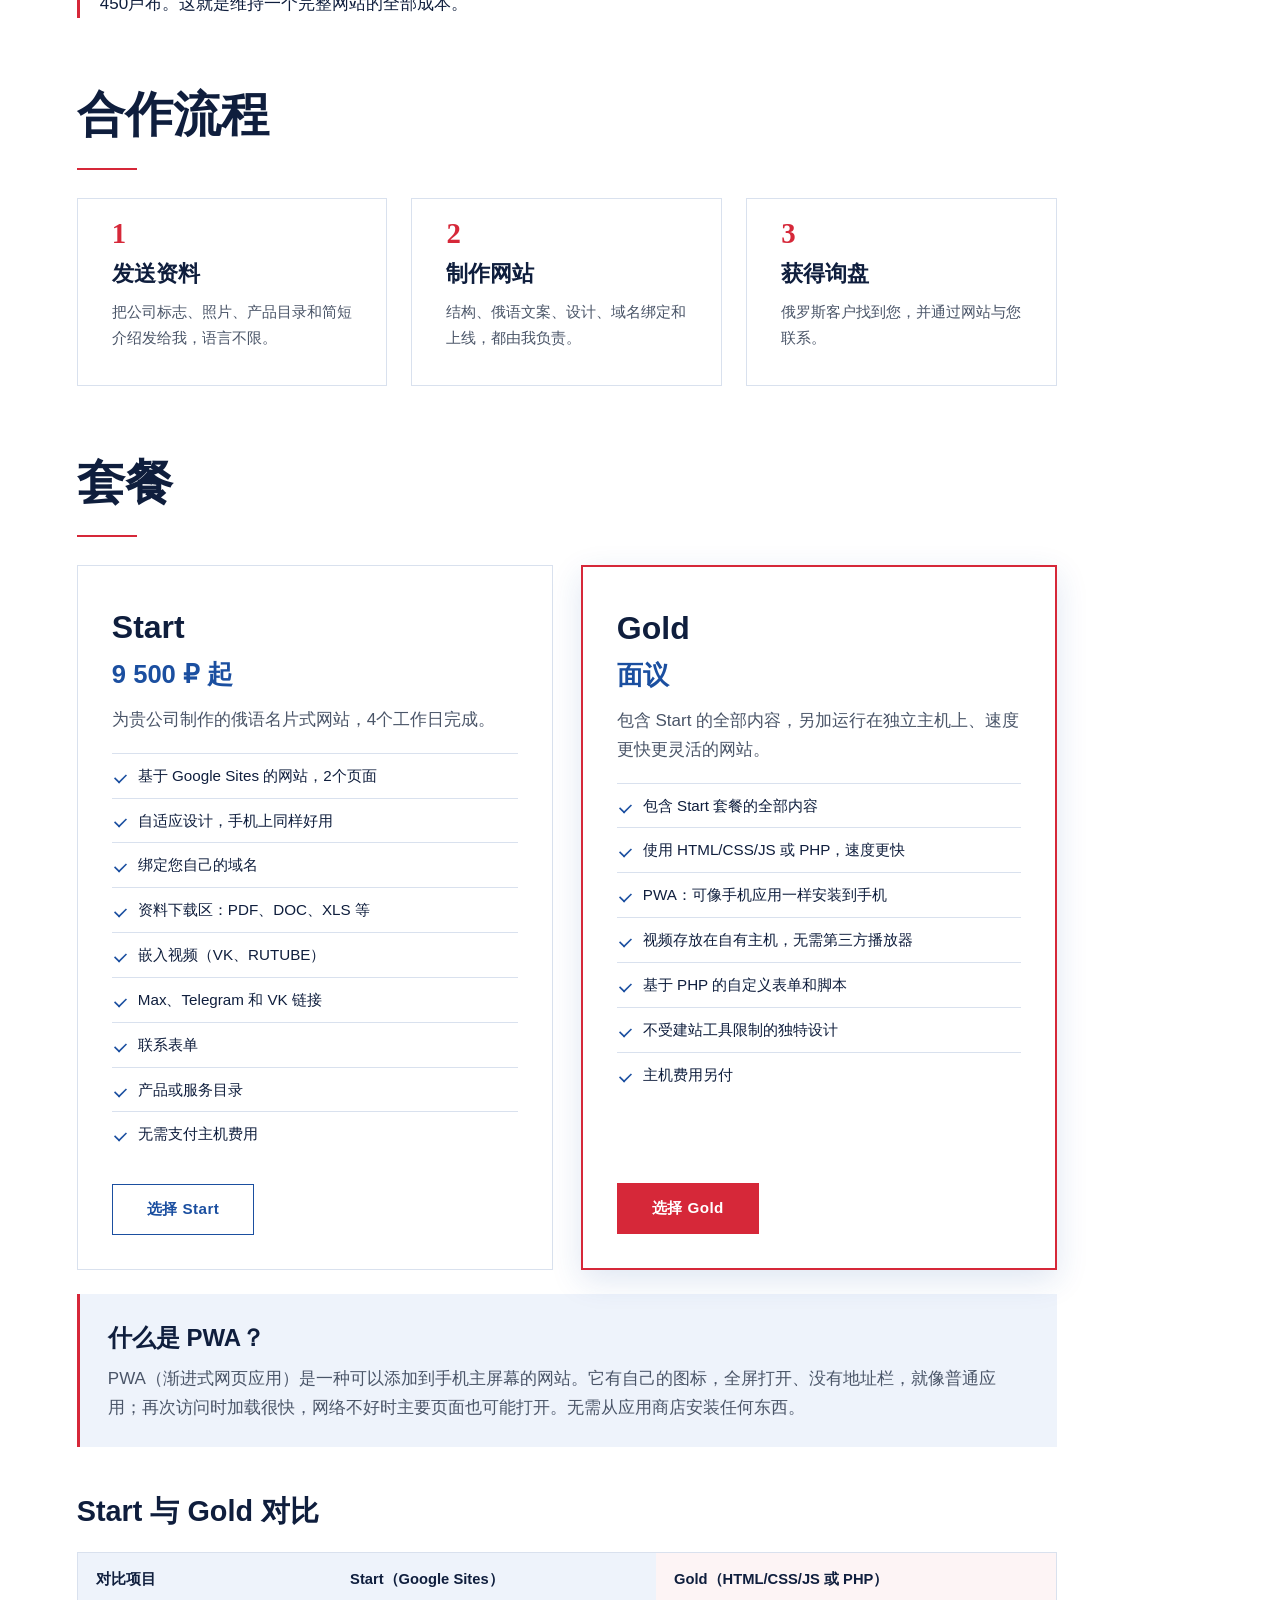
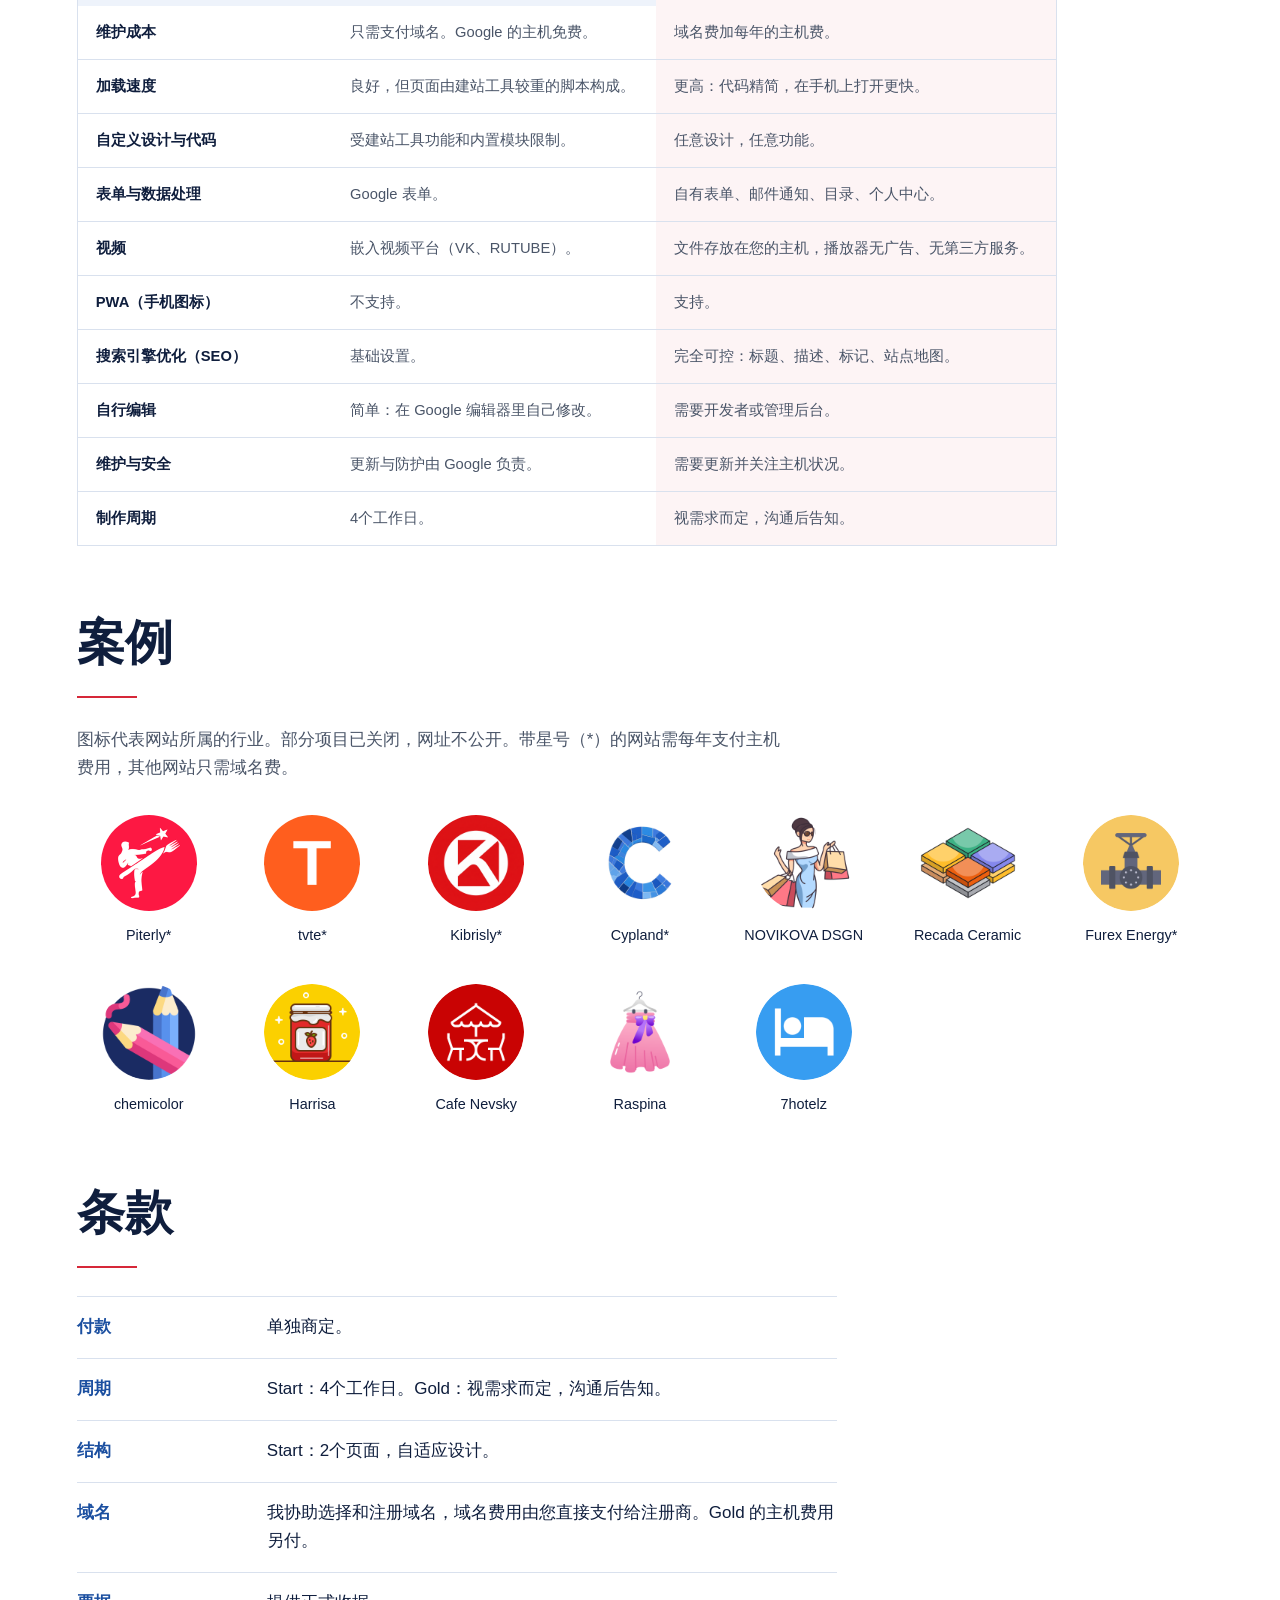
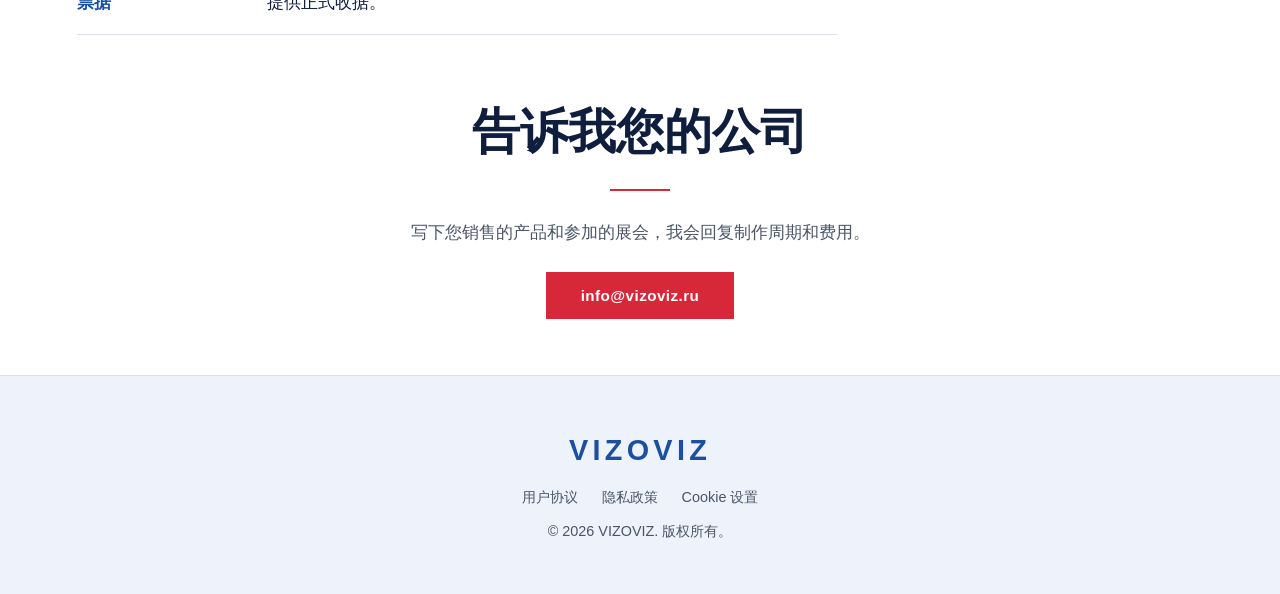
<file: zh/index.html>
<!DOCTYPE html>
<html lang="zh-Hans">
<head>
<meta charset="utf-8">
<meta name="viewport" content="width=device-width, initial-scale=1">
<title>VIZOVIZ — 为参展企业制作俄语网站</title>
<meta name="description" content="在俄罗斯参展？4个工作日即可拥有俄语网站，9 500卢布起，让俄罗斯客户在展会结束后依然能找到您。">
<link rel="canonical" href="https://vizoviz.ru../zh/">
<link rel="alternate" hreflang="ru" href="https://vizoviz.ru../">
<link rel="alternate" hreflang="en" href="https://vizoviz.ru../en/">
<link rel="alternate" hreflang="zh-Hans" href="https://vizoviz.ru../zh/">
<link rel="alternate" hreflang="x-default" href="https://vizoviz.ru../en/">
<meta property="og:title" content="VIZOVIZ — 为参展企业制作俄语网站">
<meta property="og:description" content="在俄罗斯参展？4个工作日即可拥有俄语网站，9 500卢布起，让俄罗斯客户在展会结束后依然能找到您。">
<meta property="og:type" content="website">
<meta property="og:url" content="https://vizoviz.ru../zh/">
<link rel="icon" href="data:image/svg+xml,%3Csvg xmlns='http://www.w3.org/2000/svg' viewBox='0 0 100 100'%3E%3Crect width='100' height='100' fill='%231b4fa0'/%3E%3Ctext x='50' y='70' font-size='64' text-anchor='middle' fill='white' font-family='serif'%3EV%3C/text%3E%3C/svg%3E">
<link rel="stylesheet" href="../style.css">
<script src="../app.js" defer></script>
</head>
<body>
<header class="nav">
  <a class="logo" href="../zh/">VIZOVIZ</a>
  <nav aria-label="主菜单">
    <a href="../zh/" class="active" aria-current="page">首页</a>
    <a href="../zh/#portfolio">案例</a>
    <a href="../zh/#contact">联系我们</a>
  </nav>
  <div class="lang" role="group" aria-label="Language">
    <a href="../" hreflang="ru" lang="ru">RU</a>
    <a href="../en/" hreflang="en" lang="en">EN</a>
    <a href="../zh/" hreflang="zh-Hans" lang="zh-Hans" class="on" aria-current="true">中文</a>
  </div>
</header>
<main>

<section class="hero">
  <h1>让俄罗斯客户<br><em>展会后也能找到您</em></h1>
  <p class="lead">在俄罗斯参展？别让展会上的客户资源随展会结束而流失。我在4个工作日内为您制作俄语网站，9 500卢布起，Start 套餐无需每年支付主机费用。</p>
  <div class="actions">
    <a class="btn" href="#contact" data-goal="cta_order">订购网站</a>
    <a class="btn ghost" href="#tiers">查看套餐</a>
  </div>
</section>

<section class="section" id="video" hidden>
  <h2>简要介绍</h2>
  <video class="intro" controls playsinline preload="none" poster="../video/poster.zh.jpg">
    <source src="../video/intro.zh.mp4" type="video/mp4">
    您的浏览器不支持视频播放。
  </video>
</section>

<section class="section" id="why">
  <h2>为什么有效</h2>
  <div class="why">
    <p>俄罗斯采购商用俄语搜索并做决定。一个包含产品、资料文件和联系表单的俄语网站，能让他们在您撤展之后继续找到您、联系您。域名归您所有，网站就是您自己的资产。</p>
    <p class="proof"><strong>真实数据。</strong> 我自己的网站 VIZOVIZ.RU 在2023–2024年每年只花250卢布，直到2026年每年450卢布。这就是维持一个完整网站的全部成本。</p>
  </div>
</section>

<section class="section" id="steps">
  <h2>合作流程</h2>
  <ol class="steps">
    <li class="card"><h3>发送资料</h3><p>把公司标志、照片、产品目录和简短介绍发给我，语言不限。</p></li>
    <li class="card"><h3>制作网站</h3><p>结构、俄语文案、设计、域名绑定和上线，都由我负责。</p></li>
    <li class="card"><h3>获得询盘</h3><p>俄罗斯客户找到您，并通过网站与您联系。</p></li>
  </ol>
</section>

<section class="section" id="tiers">
  <h2>套餐</h2>
  <div class="grid two">
    <article class="card tier">
      <h3>Start</h3>
      <p class="price">9 500 ₽ 起</p>
      <p class="for">为贵公司制作的俄语名片式网站，4个工作日完成。</p>
      <ul class="list">
        <li>基于 Google Sites 的网站，2个页面</li>
        <li>自适应设计，手机上同样好用</li>
        <li>绑定您自己的域名</li>
        <li>资料下载区：PDF、DOC、XLS 等</li>
        <li>嵌入视频（VK、RUTUBE）</li>
        <li>Max、Telegram 和 VK 链接</li>
        <li>联系表单</li>
        <li>产品或服务目录</li>
        <li>无需支付主机费用</li>
      </ul>
      <a class="btn ghost" href="#contact" data-goal="tier_start">选择 Start</a>
    </article>
    <article class="card tier main">
      <h3>Gold</h3>
      <p class="price">面议</p>
      <p class="for">包含 Start 的全部内容，另加运行在独立主机上、速度更快更灵活的网站。</p>
      <ul class="list">
        <li>包含 Start 套餐的全部内容</li>
        <li>使用 HTML/CSS/JS 或 PHP，速度更快</li>
        <li>PWA：可像手机应用一样安装到手机</li>
        <li>视频存放在自有主机，无需第三方播放器</li>
        <li>基于 PHP 的自定义表单和脚本</li>
        <li>不受建站工具限制的独特设计</li>
        <li>主机费用另付</li>
      </ul>
      <a class="btn" href="#contact" data-goal="tier_gold">选择 Gold</a>
    </article>
  </div>

  <aside class="pwa">
    <h3>什么是 PWA？</h3>
    <p>PWA（渐进式网页应用）是一种可以添加到手机主屏幕的网站。它有自己的图标，全屏打开、没有地址栏，就像普通应用；再次访问时加载很快，网络不好时主要页面也可能打开。无需从应用商店安装任何东西。</p>
  </aside>

  <h3 class="sub" id="compare">Start 与 Gold 对比</h3>
  <div class="tablewrap">
    <table class="cmp">
      <thead><tr><th scope="col">对比项目</th><th scope="col">Start（Google Sites）</th><th scope="col">Gold（HTML/CSS/JS 或 PHP）</th></tr></thead>
      <tbody>
        <tr><th scope="row">维护成本</th><td>只需支付域名。Google 的主机免费。</td><td>域名费加每年的主机费。</td></tr>
        <tr><th scope="row">加载速度</th><td>良好，但页面由建站工具较重的脚本构成。</td><td>更高：代码精简，在手机上打开更快。</td></tr>
        <tr><th scope="row">自定义设计与代码</th><td>受建站工具功能和内置模块限制。</td><td>任意设计，任意功能。</td></tr>
        <tr><th scope="row">表单与数据处理</th><td>Google 表单。</td><td>自有表单、邮件通知、目录、个人中心。</td></tr>
        <tr><th scope="row">视频</th><td>嵌入视频平台（VK、RUTUBE）。</td><td>文件存放在您的主机，播放器无广告、无第三方服务。</td></tr>
        <tr><th scope="row">PWA（手机图标）</th><td>不支持。</td><td>支持。</td></tr>
        <tr><th scope="row">搜索引擎优化（SEO）</th><td>基础设置。</td><td>完全可控：标题、描述、标记、站点地图。</td></tr>
        <tr><th scope="row">自行编辑</th><td>简单：在 Google 编辑器里自己修改。</td><td>需要开发者或管理后台。</td></tr>
        <tr><th scope="row">维护与安全</th><td>更新与防护由 Google 负责。</td><td>需要更新并关注主机状况。</td></tr>
        <tr><th scope="row">制作周期</th><td>4个工作日。</td><td>视需求而定，沟通后告知。</td></tr>
      </tbody>
    </table>
  </div>
</section>

<section class="section" id="portfolio">
  <h2>案例</h2>
  <p class="note">图标代表网站所属的行业。部分项目已关闭，网址不公开。带星号（*）的网站需每年支付主机费用，其他网站只需域名费。</p>
  <ul class="works">
    <li>
      <span class="work">
        <img src="../img/piterly.png" alt="" width="96" height="96" loading="lazy">
        <span class="wname">Piterly*</span>
      </span>
    </li>
    <li>
      <a class="work" href="https://www.tvte.ru" target="_blank" rel="noopener">
        <img src="../img/tvte.png" alt="" width="96" height="96" loading="lazy">
        <span class="wname">tvte*</span>
      </a>
    </li>
    <li>
      <a class="work" href="https://www.kibrisly.com" target="_blank" rel="noopener">
        <img src="../img/kibrisly.png" alt="" width="96" height="96" loading="lazy">
        <span class="wname">Kibrisly*</span>
      </a>
    </li>
    <li>
      <a class="work" href="https://www.cypland.com" target="_blank" rel="noopener">
        <img src="../img/cypland.png" alt="" width="96" height="96" loading="lazy">
        <span class="wname">Cypland*</span>
      </a>
    </li>
    <li>
      <a class="work" href="https://sites.google.com/view/ksenianovikova/home" target="_blank" rel="noopener">
        <img src="../img/woman.png" alt="" width="96" height="96" loading="lazy">
        <span class="wname">NOVIKOVA DSGN</span>
      </a>
    </li>
    <li>
      <a class="work" href="https://sites.google.com/view/recadaceramic/home" target="_blank" rel="noopener">
        <img src="../img/tiles.png" alt="" width="96" height="96" loading="lazy">
        <span class="wname">Recada Ceramic</span>
      </a>
    </li>
    <li>
      <span class="work">
        <img src="../img/pipe.png" alt="" width="96" height="96" loading="lazy">
        <span class="wname">Furex Energy*</span>
      </span>
    </li>
    <li>
      <a class="work" href="https://sites.google.com/view/chemicolor/home" target="_blank" rel="noopener">
        <img src="../img/pen.png" alt="" width="96" height="96" loading="lazy">
        <span class="wname">chemicolor</span>
      </a>
    </li>
    <li>
      <a class="work" href="https://sites.google.com/view/tunisianharrisa/Home" target="_blank" rel="noopener">
        <img src="../img/jam.png" alt="" width="96" height="96" loading="lazy">
        <span class="wname">Harrisa</span>
      </a>
    </li>
    <li>
      <a class="work" href="https://sites.google.com/view/cafenevsky/home" target="_blank" rel="noopener">
        <img src="../img/cafe.png" alt="" width="96" height="96" loading="lazy">
        <span class="wname">Cafe Nevsky</span>
      </a>
    </li>
    <li>
      <a class="work" href="https://sites.google.com/view/raspinaru/home" target="_blank" rel="noopener">
        <img src="../img/dress.png" alt="" width="96" height="96" loading="lazy">
        <span class="wname">Raspina</span>
      </a>
    </li>
    <li>
      <a class="work" href="https://sites.google.com/view/sevenhotels/home" target="_blank" rel="noopener">
        <img src="../img/hotel.png" alt="" width="96" height="96" loading="lazy">
        <span class="wname">7hotelz</span>
      </a>
    </li>
  </ul>
</section>

<section class="section" id="conditions">
  <h2>条款</h2>
  <dl class="cond">
    <div><dt>付款</dt><dd>单独商定。</dd></div>
    <div><dt>周期</dt><dd>Start：4个工作日。Gold：视需求而定，沟通后告知。</dd></div>
    <div><dt>结构</dt><dd>Start：2个页面，自适应设计。</dd></div>
    <div><dt>域名</dt><dd>我协助选择和注册域名，域名费用由您直接支付给注册商。Gold 的主机费用另付。</dd></div>
    <div><dt>票据</dt><dd>提供正式收据。</dd></div>
  </dl>
</section>

<section class="section about" id="contact">
  <h2>告诉我您的公司</h2>
  <p>写下您销售的产品和参加的展会，我会回复制作周期和费用。</p>
  <a class="btn" href="#contact" data-mail data-u="info" data-d="vizoviz.ru" data-goal="email_click">info [at] vizoviz [dot] ru</a>
</section>

</main>
<footer>
  <span class="logo">VIZOVIZ</span>
  <p class="foot-links">
    <a href="../zh/terms.html">用户协议</a>
    <a href="../zh/privacy.html">隐私政策</a>
    <button type="button" class="linkbtn" id="cookie-settings">Cookie 设置</button>
  </p>
  <p>© <span data-year>2026</span> VIZOVIZ. 版权所有。</p>
</footer>

<div class="cookie" id="cookie" role="dialog" aria-live="polite" hidden>
  <p>我们使用 Yandex Metrica 分析网站访问情况。仅在您同意后才会启用统计。详情：<a href="../zh/privacy.html">隐私政策</a>。</p>
  <div class="cookie-actions">
    <button type="button" class="btn ghost" id="cookie-no">拒绝</button>
    <button type="button" class="btn" id="cookie-yes">接受</button>
  </div>
</div>
</body>
</html>
</file>
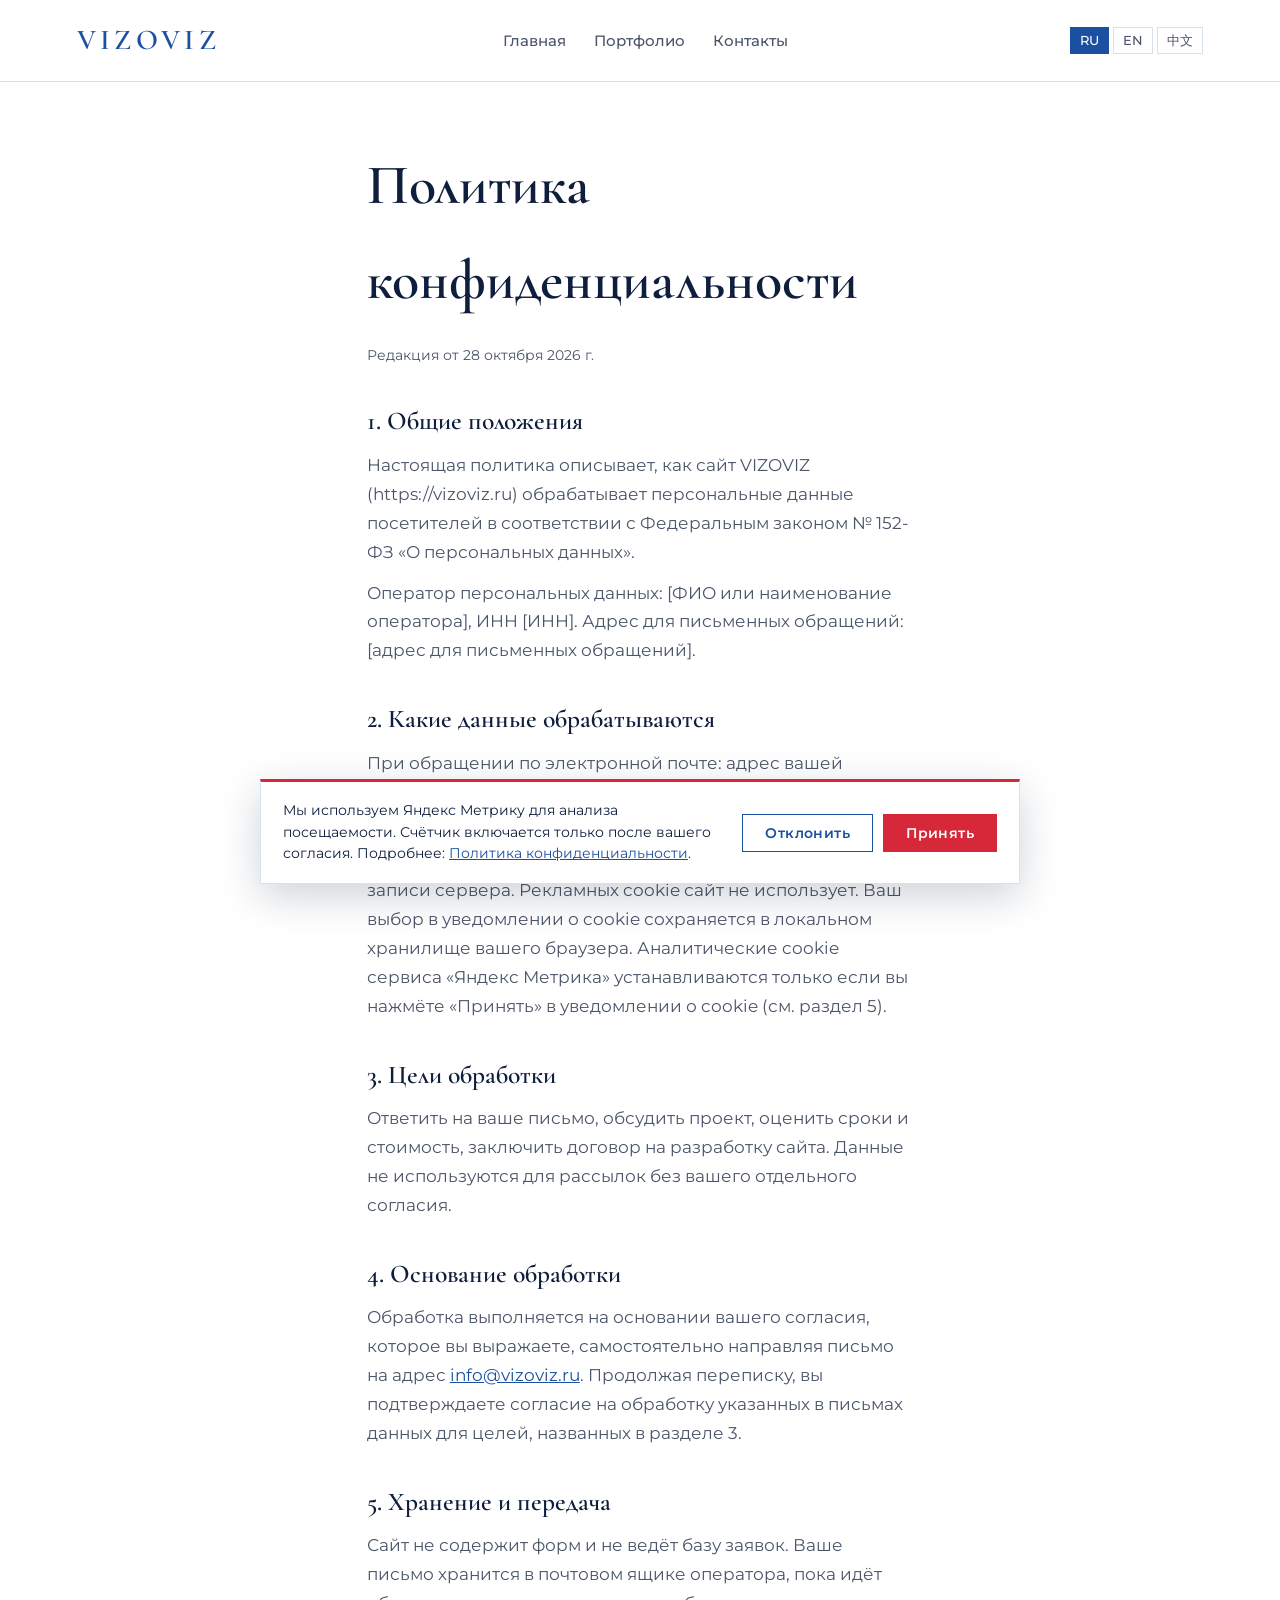
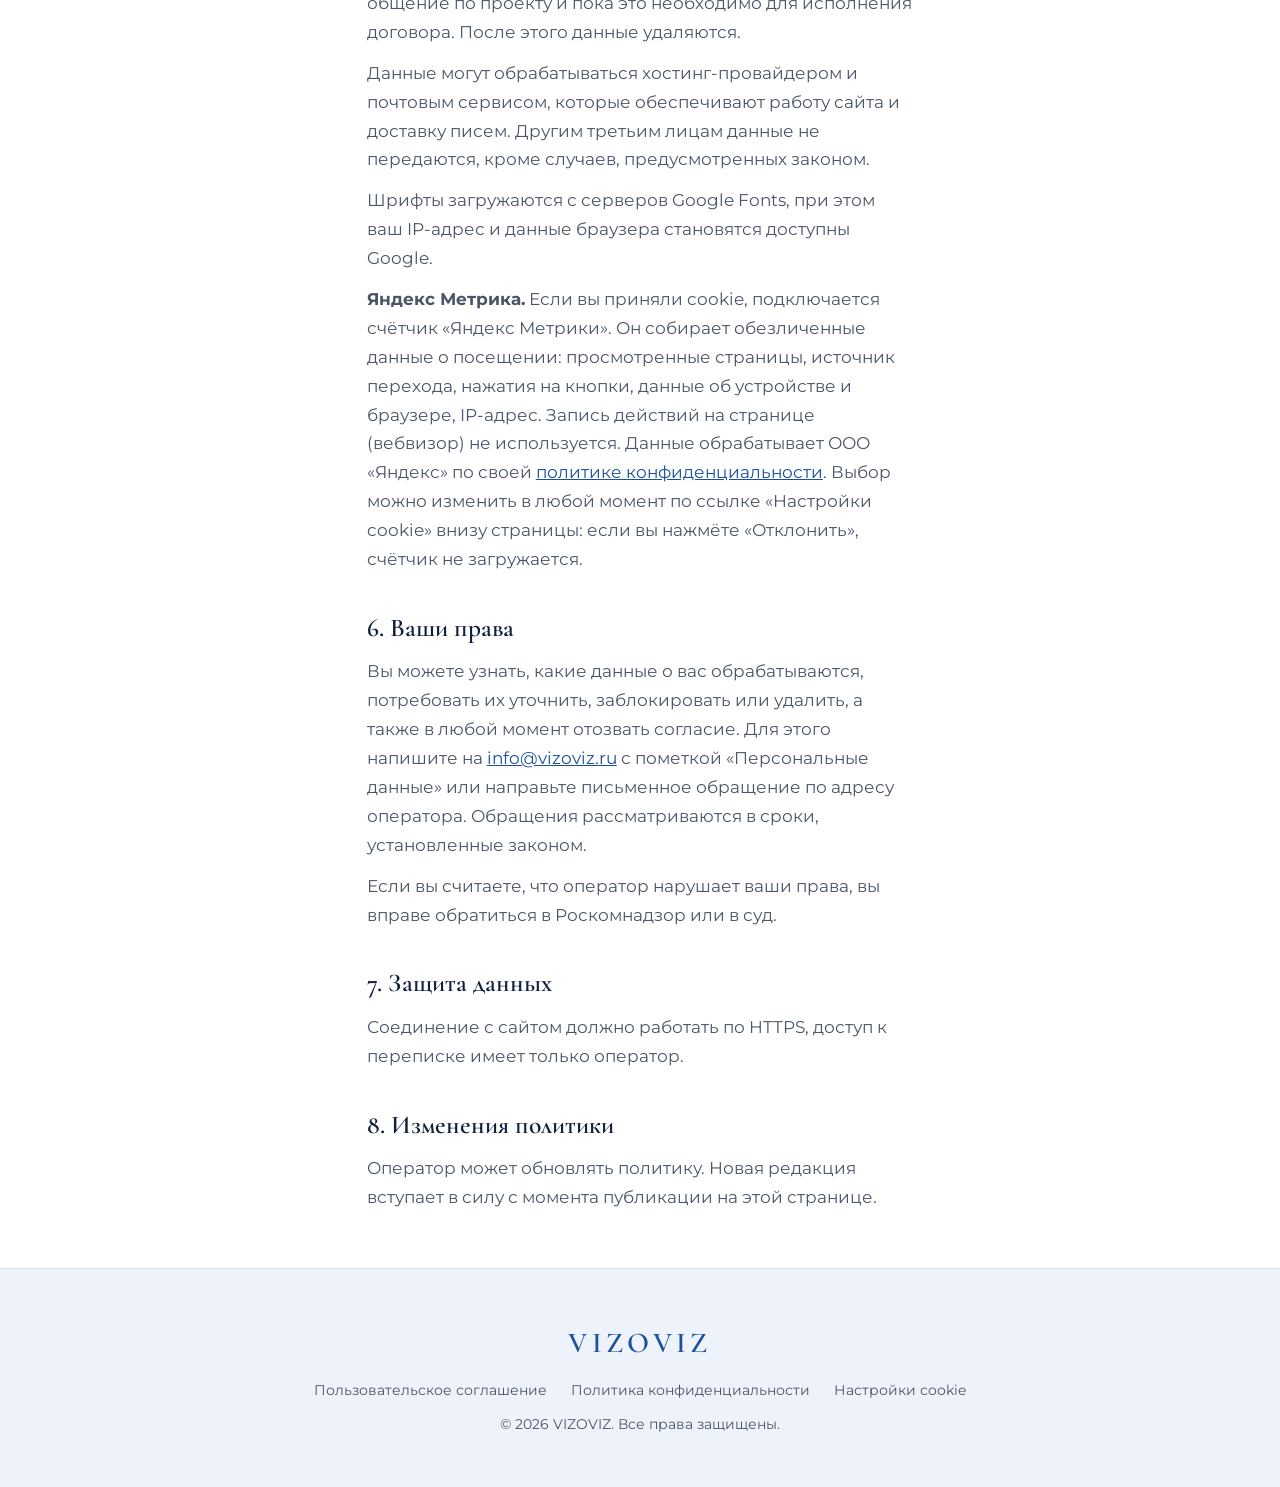
<file: privacy.html>
<!DOCTYPE html>
<html lang="ru">
<head>
<meta charset="utf-8">
<meta name="viewport" content="width=device-width, initial-scale=1">
<title>Политика конфиденциальности — VIZOVIZ</title>
<meta name="description" content="Какие персональные данные обрабатывает сайт VIZOVIZ, зачем и как их защищают.">
<link rel="canonical" href="https://vizoviz.ruprivacy.html">
<link rel="alternate" hreflang="ru" href="https://vizoviz.ruprivacy.html">
<link rel="alternate" hreflang="en" href="https://vizoviz.ruen/privacy.html">
<link rel="alternate" hreflang="zh-Hans" href="https://vizoviz.ruzh/privacy.html">
<link rel="alternate" hreflang="x-default" href="https://vizoviz.ruen/privacy.html">
<meta property="og:title" content="Политика конфиденциальности — VIZOVIZ">
<meta property="og:description" content="Какие персональные данные обрабатывает сайт VIZOVIZ, зачем и как их защищают.">
<meta property="og:type" content="website">
<meta property="og:url" content="https://vizoviz.ruprivacy.html">
<link rel="icon" href="data:image/svg+xml,%3Csvg xmlns='http://www.w3.org/2000/svg' viewBox='0 0 100 100'%3E%3Crect width='100' height='100' fill='%231b4fa0'/%3E%3Ctext x='50' y='70' font-size='64' text-anchor='middle' fill='white' font-family='serif'%3EV%3C/text%3E%3C/svg%3E">
<link rel="preconnect" href="https://fonts.googleapis.com">
<link rel="preconnect" href="https://fonts.gstatic.com" crossorigin>
<link href="https://fonts.googleapis.com/css2?family=Cormorant+Garamond:ital,wght@0,400;0,600;1,400&family=Montserrat:wght@400;500;600&display=swap" rel="stylesheet">
<link rel="stylesheet" href="style.css">
<script src="app.js" defer></script>
</head>
<body>
<header class="nav">
  <a class="logo" href="./">VIZOVIZ</a>
  <nav aria-label="Основное меню">
    <a href="./">Главная</a>
    <a href="./#portfolio">Портфолио</a>
    <a href="./#contact">Контакты</a>
  </nav>
  <div class="lang" role="group" aria-label="Language">
    <a href="privacy.html" hreflang="ru" lang="ru" class="on" aria-current="true">RU</a>
    <a href="en/privacy.html" hreflang="en" lang="en">EN</a>
    <a href="zh/privacy.html" hreflang="zh-Hans" lang="zh-Hans">中文</a>
  </div>
</header>
<main>
<section class="section narrow prose">
<h1>Политика конфиденциальности</h1>
<p class="meta">Редакция от 28 октября 2026 г.</p>

<h2>1. Общие положения</h2>
<p>Настоящая политика описывает, как сайт VIZOVIZ (https://vizoviz.ru) обрабатывает персональные данные посетителей в соответствии с Федеральным законом № 152-ФЗ «О персональных данных».</p>
<p>Оператор персональных данных: [ФИО или наименование оператора], ИНН [ИНН]. Адрес для письменных обращений: [адрес для письменных обращений].</p>

<h2>2. Какие данные обрабатываются</h2>
<p>При обращении по электронной почте: адрес вашей электронной почты, имя, текст сообщения и другие сведения, которые вы указываете в письме.</p>
<p>Автоматически: IP-адрес, данные браузера и служебные записи сервера. Рекламных cookie сайт не использует. Ваш выбор в уведомлении о cookie сохраняется в локальном хранилище вашего браузера. Аналитические cookie сервиса «Яндекс Метрика» устанавливаются только если вы нажмёте «Принять» в уведомлении о cookie (см. раздел 5).</p>

<h2>3. Цели обработки</h2>
<p>Ответить на ваше письмо, обсудить проект, оценить сроки и стоимость, заключить договор на разработку сайта. Данные не используются для рассылок без вашего отдельного согласия.</p>

<h2>4. Основание обработки</h2>
<p>Обработка выполняется на основании вашего согласия, которое вы выражаете, самостоятельно направляя письмо на адрес <a href="./#contact" data-mail data-u="info" data-d="vizoviz.ru" data-goal="email_click">info [at] vizoviz [dot] ru</a>. Продолжая переписку, вы подтверждаете согласие на обработку указанных в письмах данных для целей, названных в разделе 3.</p>

<h2>5. Хранение и передача</h2>
<p>Сайт не содержит форм и не ведёт базу заявок. Ваше письмо хранится в почтовом ящике оператора, пока идёт общение по проекту и пока это необходимо для исполнения договора. После этого данные удаляются.</p>
<p>Данные могут обрабатываться хостинг-провайдером и почтовым сервисом, которые обеспечивают работу сайта и доставку писем. Другим третьим лицам данные не передаются, кроме случаев, предусмотренных законом.</p>
<p>Шрифты загружаются с серверов Google Fonts, при этом ваш IP-адрес и данные браузера становятся доступны Google.</p>

<p><strong>Яндекс Метрика.</strong> Если вы приняли cookie, подключается счётчик «Яндекс Метрики». Он собирает обезличенные данные о посещении: просмотренные страницы, источник перехода, нажатия на кнопки, данные об устройстве и браузере, IP-адрес. Запись действий на странице (вебвизор) не используется. Данные обрабатывает ООО «Яндекс» по своей <a href="https://yandex.ru/legal/confidential/" target="_blank" rel="noopener">политике конфиденциальности</a>. Выбор можно изменить в любой момент по ссылке «Настройки cookie» внизу страницы: если вы нажмёте «Отклонить», счётчик не загружается.</p>

<h2>6. Ваши права</h2>
<p>Вы можете узнать, какие данные о вас обрабатываются, потребовать их уточнить, заблокировать или удалить, а также в любой момент отозвать согласие. Для этого напишите на <a href="./#contact" data-mail data-u="info" data-d="vizoviz.ru" data-goal="email_click">info [at] vizoviz [dot] ru</a> с пометкой «Персональные данные» или направьте письменное обращение по адресу оператора. Обращения рассматриваются в сроки, установленные законом.</p>
<p>Если вы считаете, что оператор нарушает ваши права, вы вправе обратиться в Роскомнадзор или в суд.</p>

<h2>7. Защита данных</h2>
<p>Соединение с сайтом должно работать по HTTPS, доступ к переписке имеет только оператор.</p>

<h2>8. Изменения политики</h2>
<p>Оператор может обновлять политику. Новая редакция вступает в силу с момента публикации на этой странице.</p>
</section>
</main>
<footer>
  <span class="logo">VIZOVIZ</span>
  <p class="foot-links">
    <a href="terms.html">Пользовательское соглашение</a>
    <a href="privacy.html">Политика конфиденциальности</a>
    <button type="button" class="linkbtn" id="cookie-settings">Настройки cookie</button>
  </p>
  <p>© <span data-year>2026</span> VIZOVIZ. Все права защищены.</p>
</footer>

<div class="cookie" id="cookie" role="dialog" aria-live="polite" hidden>
  <p>Мы используем Яндекс Метрику для анализа посещаемости. Счётчик включается только после вашего согласия. Подробнее: <a href="privacy.html">Политика конфиденциальности</a>.</p>
  <div class="cookie-actions">
    <button type="button" class="btn ghost" id="cookie-no">Отклонить</button>
    <button type="button" class="btn" id="cookie-yes">Принять</button>
  </div>
</div>
</body>
</html>
</file>
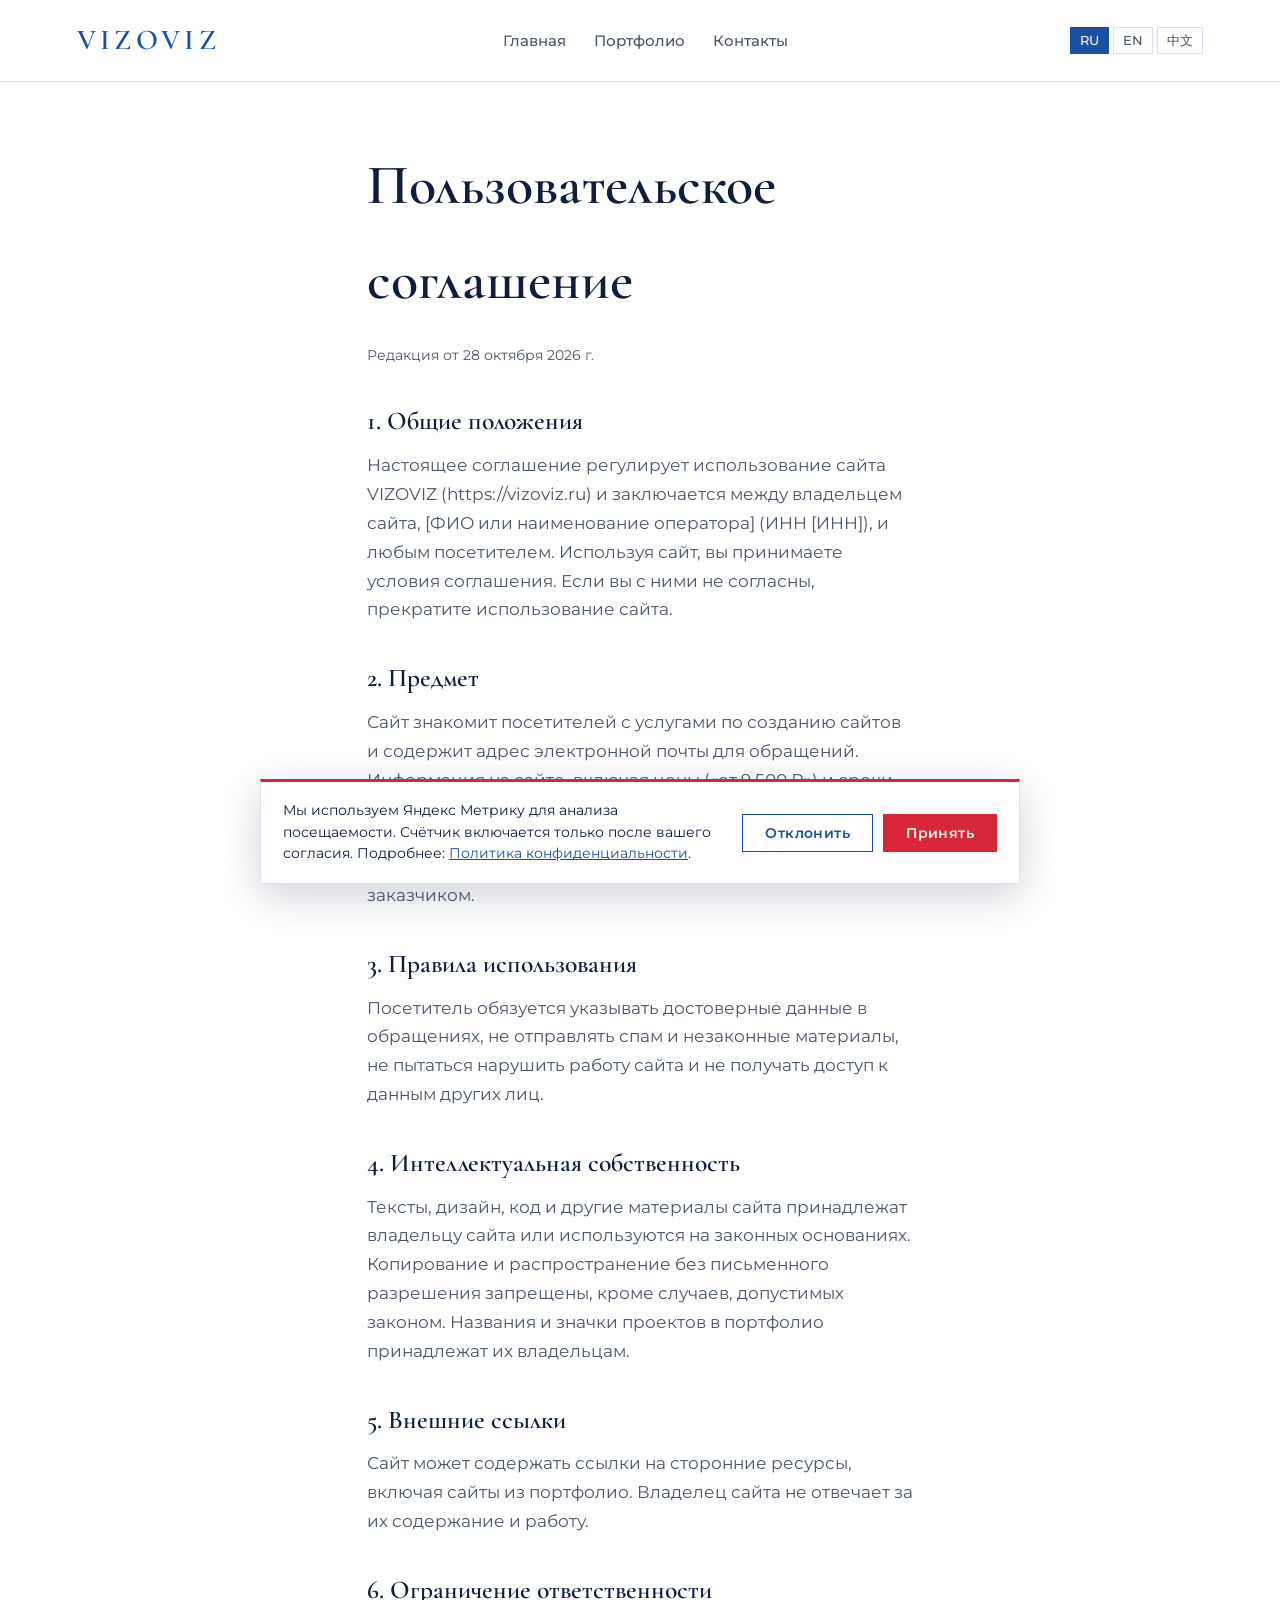
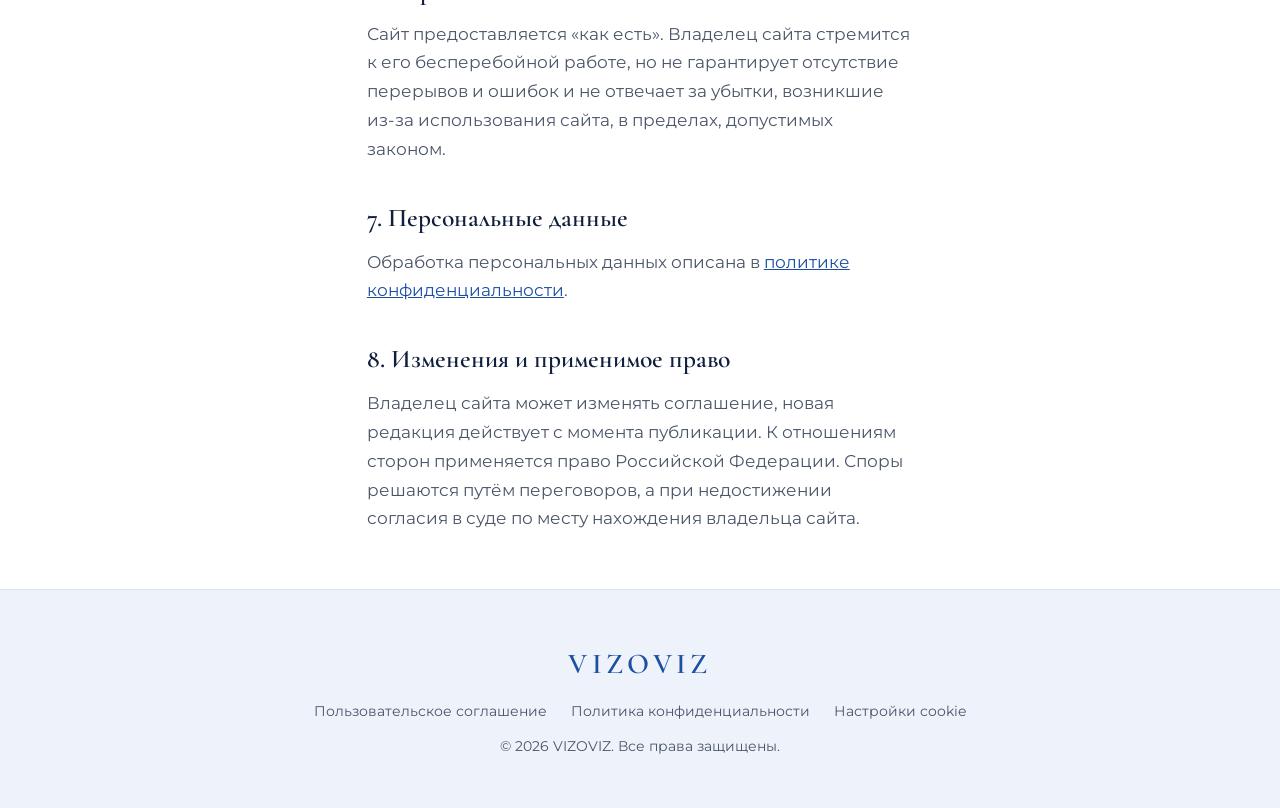
<file: terms.html>
<!DOCTYPE html>
<html lang="ru">
<head>
<meta charset="utf-8">
<meta name="viewport" content="width=device-width, initial-scale=1">
<title>Пользовательское соглашение — VIZOVIZ</title>
<meta name="description" content="Условия использования сайта VIZOVIZ.">
<link rel="canonical" href="https://vizoviz.ruterms.html">
<link rel="alternate" hreflang="ru" href="https://vizoviz.ruterms.html">
<link rel="alternate" hreflang="en" href="https://vizoviz.ruen/terms.html">
<link rel="alternate" hreflang="zh-Hans" href="https://vizoviz.ruzh/terms.html">
<link rel="alternate" hreflang="x-default" href="https://vizoviz.ruen/terms.html">
<meta property="og:title" content="Пользовательское соглашение — VIZOVIZ">
<meta property="og:description" content="Условия использования сайта VIZOVIZ.">
<meta property="og:type" content="website">
<meta property="og:url" content="https://vizoviz.ruterms.html">
<link rel="icon" href="data:image/svg+xml,%3Csvg xmlns='http://www.w3.org/2000/svg' viewBox='0 0 100 100'%3E%3Crect width='100' height='100' fill='%231b4fa0'/%3E%3Ctext x='50' y='70' font-size='64' text-anchor='middle' fill='white' font-family='serif'%3EV%3C/text%3E%3C/svg%3E">
<link rel="preconnect" href="https://fonts.googleapis.com">
<link rel="preconnect" href="https://fonts.gstatic.com" crossorigin>
<link href="https://fonts.googleapis.com/css2?family=Cormorant+Garamond:ital,wght@0,400;0,600;1,400&family=Montserrat:wght@400;500;600&display=swap" rel="stylesheet">
<link rel="stylesheet" href="style.css">
<script src="app.js" defer></script>
</head>
<body>
<header class="nav">
  <a class="logo" href="./">VIZOVIZ</a>
  <nav aria-label="Основное меню">
    <a href="./">Главная</a>
    <a href="./#portfolio">Портфолио</a>
    <a href="./#contact">Контакты</a>
  </nav>
  <div class="lang" role="group" aria-label="Language">
    <a href="terms.html" hreflang="ru" lang="ru" class="on" aria-current="true">RU</a>
    <a href="en/terms.html" hreflang="en" lang="en">EN</a>
    <a href="zh/terms.html" hreflang="zh-Hans" lang="zh-Hans">中文</a>
  </div>
</header>
<main>
<section class="section narrow prose">
<h1>Пользовательское соглашение</h1>
<p class="meta">Редакция от 28 октября 2026 г.</p>

<h2>1. Общие положения</h2>
<p>Настоящее соглашение регулирует использование сайта VIZOVIZ (https://vizoviz.ru) и заключается между владельцем сайта, [ФИО или наименование оператора] (ИНН [ИНН]), и любым посетителем. Используя сайт, вы принимаете условия соглашения. Если вы с ними не согласны, прекратите использование сайта.</p>

<h2>2. Предмет</h2>
<p>Сайт знакомит посетителей с услугами по созданию сайтов и содержит адрес электронной почты для обращений. Информация на сайте, включая цены («от 9 500 ₽») и сроки, носит справочный характер и не является публичной офертой. Стоимость и условия работ фиксируются в отдельном договоре или счёте, согласованном с заказчиком.</p>

<h2>3. Правила использования</h2>
<p>Посетитель обязуется указывать достоверные данные в обращениях, не отправлять спам и незаконные материалы, не пытаться нарушить работу сайта и не получать доступ к данным других лиц.</p>

<h2>4. Интеллектуальная собственность</h2>
<p>Тексты, дизайн, код и другие материалы сайта принадлежат владельцу сайта или используются на законных основаниях. Копирование и распространение без письменного разрешения запрещены, кроме случаев, допустимых законом. Названия и значки проектов в портфолио принадлежат их владельцам.</p>

<h2>5. Внешние ссылки</h2>
<p>Сайт может содержать ссылки на сторонние ресурсы, включая сайты из портфолио. Владелец сайта не отвечает за их содержание и работу.</p>

<h2>6. Ограничение ответственности</h2>
<p>Сайт предоставляется «как есть». Владелец сайта стремится к его бесперебойной работе, но не гарантирует отсутствие перерывов и ошибок и не отвечает за убытки, возникшие из-за использования сайта, в пределах, допустимых законом.</p>

<h2>7. Персональные данные</h2>
<p>Обработка персональных данных описана в <a href="privacy.html">политике конфиденциальности</a>.</p>

<h2>8. Изменения и применимое право</h2>
<p>Владелец сайта может изменять соглашение, новая редакция действует с момента публикации. К отношениям сторон применяется право Российской Федерации. Споры решаются путём переговоров, а при недостижении согласия в суде по месту нахождения владельца сайта.</p>
</section>
</main>
<footer>
  <span class="logo">VIZOVIZ</span>
  <p class="foot-links">
    <a href="terms.html">Пользовательское соглашение</a>
    <a href="privacy.html">Политика конфиденциальности</a>
    <button type="button" class="linkbtn" id="cookie-settings">Настройки cookie</button>
  </p>
  <p>© <span data-year>2026</span> VIZOVIZ. Все права защищены.</p>
</footer>

<div class="cookie" id="cookie" role="dialog" aria-live="polite" hidden>
  <p>Мы используем Яндекс Метрику для анализа посещаемости. Счётчик включается только после вашего согласия. Подробнее: <a href="privacy.html">Политика конфиденциальности</a>.</p>
  <div class="cookie-actions">
    <button type="button" class="btn ghost" id="cookie-no">Отклонить</button>
    <button type="button" class="btn" id="cookie-yes">Принять</button>
  </div>
</div>
</body>
</html>
</file>
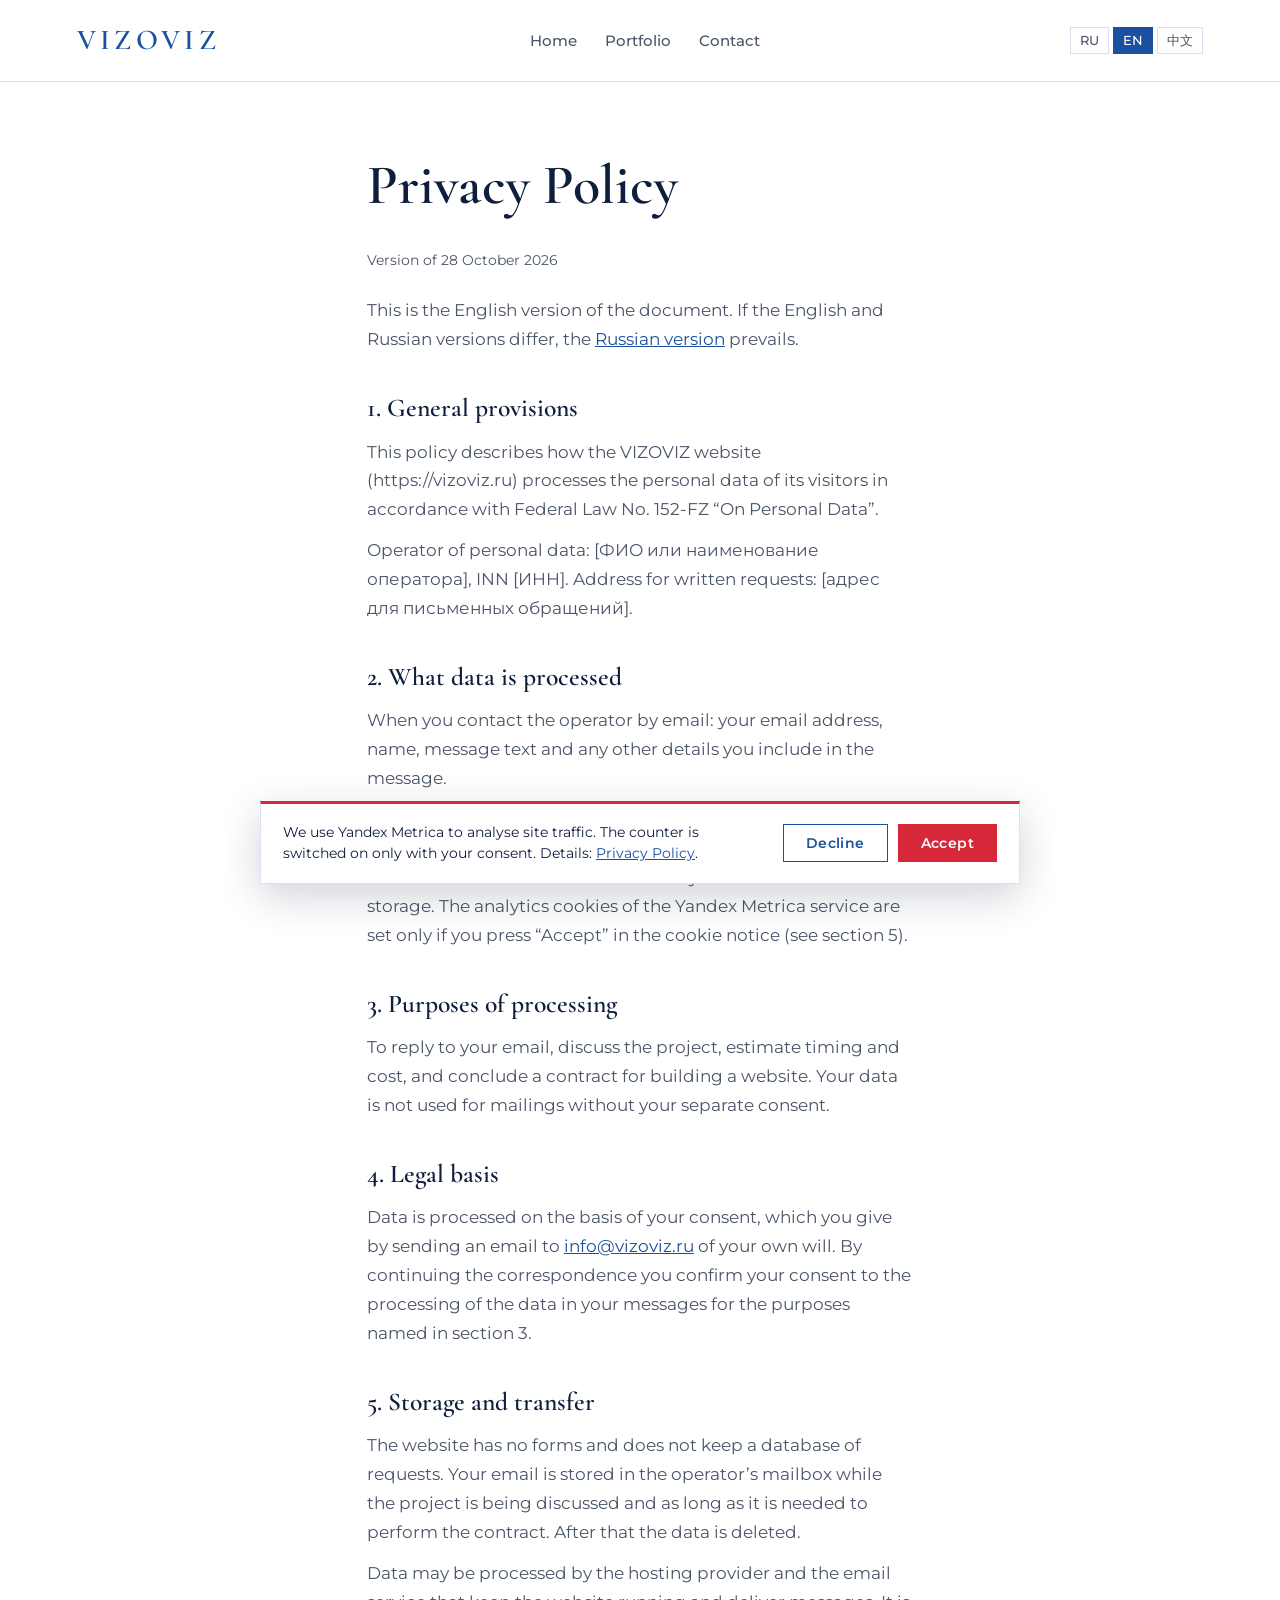
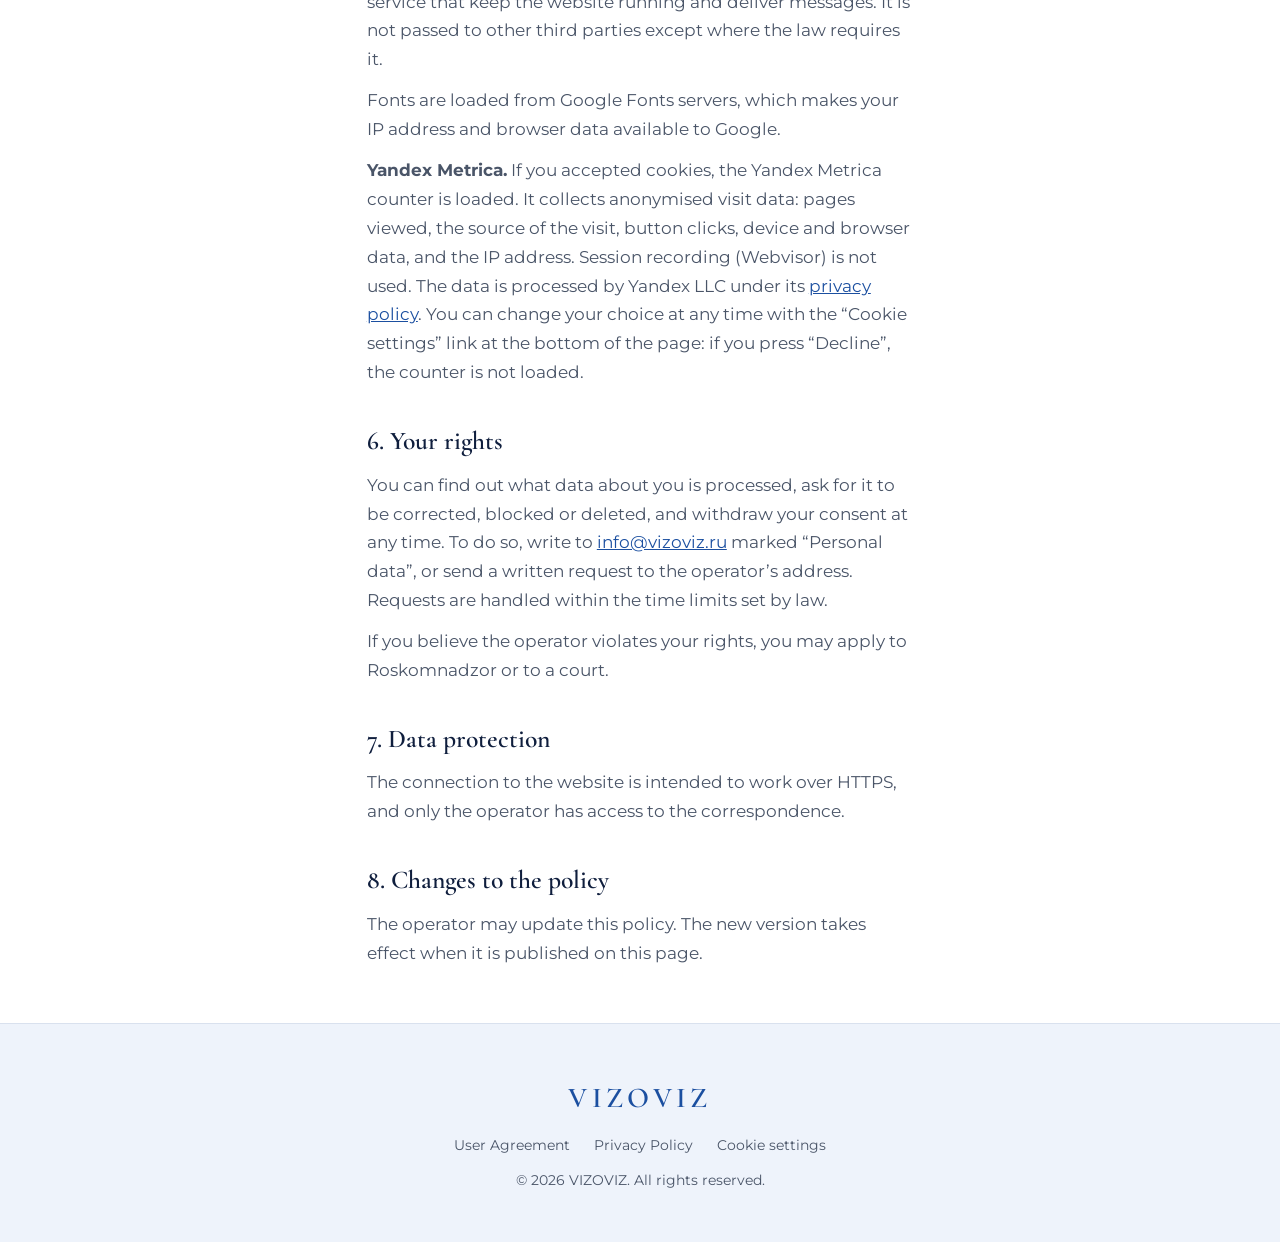
<file: en/privacy.html>
<!DOCTYPE html>
<html lang="en">
<head>
<meta charset="utf-8">
<meta name="viewport" content="width=device-width, initial-scale=1">
<title>Privacy Policy — VIZOVIZ</title>
<meta name="description" content="What personal data the VIZOVIZ website processes, why, and how it is protected.">
<link rel="canonical" href="https://vizoviz.ru../en/privacy.html">
<link rel="alternate" hreflang="ru" href="https://vizoviz.ru../privacy.html">
<link rel="alternate" hreflang="en" href="https://vizoviz.ru../en/privacy.html">
<link rel="alternate" hreflang="zh-Hans" href="https://vizoviz.ru../zh/privacy.html">
<link rel="alternate" hreflang="x-default" href="https://vizoviz.ru../en/privacy.html">
<meta property="og:title" content="Privacy Policy — VIZOVIZ">
<meta property="og:description" content="What personal data the VIZOVIZ website processes, why, and how it is protected.">
<meta property="og:type" content="website">
<meta property="og:url" content="https://vizoviz.ru../en/privacy.html">
<link rel="icon" href="data:image/svg+xml,%3Csvg xmlns='http://www.w3.org/2000/svg' viewBox='0 0 100 100'%3E%3Crect width='100' height='100' fill='%231b4fa0'/%3E%3Ctext x='50' y='70' font-size='64' text-anchor='middle' fill='white' font-family='serif'%3EV%3C/text%3E%3C/svg%3E">
<link rel="preconnect" href="https://fonts.googleapis.com">
<link rel="preconnect" href="https://fonts.gstatic.com" crossorigin>
<link href="https://fonts.googleapis.com/css2?family=Cormorant+Garamond:ital,wght@0,400;0,600;1,400&family=Montserrat:wght@400;500;600&display=swap" rel="stylesheet">
<link rel="stylesheet" href="../style.css">
<script src="../app.js" defer></script>
</head>
<body>
<header class="nav">
  <a class="logo" href="../en/">VIZOVIZ</a>
  <nav aria-label="Main menu">
    <a href="../en/">Home</a>
    <a href="../en/#portfolio">Portfolio</a>
    <a href="../en/#contact">Contact</a>
  </nav>
  <div class="lang" role="group" aria-label="Language">
    <a href="../privacy.html" hreflang="ru" lang="ru">RU</a>
    <a href="../en/privacy.html" hreflang="en" lang="en" class="on" aria-current="true">EN</a>
    <a href="../zh/privacy.html" hreflang="zh-Hans" lang="zh-Hans">中文</a>
  </div>
</header>
<main>
<section class="section narrow prose">
<h1>Privacy Policy</h1>
<p class="meta">Version of 28 October 2026</p>
<p>This is the English version of the document. If the English and Russian versions differ, the <a href="../privacy.html">Russian version</a> prevails.</p>

<h2>1. General provisions</h2>
<p>This policy describes how the VIZOVIZ website (https://vizoviz.ru) processes the personal data of its visitors in accordance with Federal Law No. 152-FZ “On Personal Data”.</p>
<p>Operator of personal data: [ФИО или наименование оператора], INN [ИНН]. Address for written requests: [адрес для письменных обращений].</p>

<h2>2. What data is processed</h2>
<p>When you contact the operator by email: your email address, name, message text and any other details you include in the message.</p>
<p>Automatically: IP address, browser data and technical server records. The website does not use advertising cookies. Your choice in the cookie notice is saved in your browser’s local storage. The analytics cookies of the Yandex Metrica service are set only if you press “Accept” in the cookie notice (see section 5).</p>

<h2>3. Purposes of processing</h2>
<p>To reply to your email, discuss the project, estimate timing and cost, and conclude a contract for building a website. Your data is not used for mailings without your separate consent.</p>

<h2>4. Legal basis</h2>
<p>Data is processed on the basis of your consent, which you give by sending an email to <a href="../en/#contact" data-mail data-u="info" data-d="vizoviz.ru" data-goal="email_click">info [at] vizoviz [dot] ru</a> of your own will. By continuing the correspondence you confirm your consent to the processing of the data in your messages for the purposes named in section 3.</p>

<h2>5. Storage and transfer</h2>
<p>The website has no forms and does not keep a database of requests. Your email is stored in the operator’s mailbox while the project is being discussed and as long as it is needed to perform the contract. After that the data is deleted.</p>
<p>Data may be processed by the hosting provider and the email service that keep the website running and deliver messages. It is not passed to other third parties except where the law requires it.</p>
<p>Fonts are loaded from Google Fonts servers, which makes your IP address and browser data available to Google.</p>

<p><strong>Yandex Metrica.</strong> If you accepted cookies, the Yandex Metrica counter is loaded. It collects anonymised visit data: pages viewed, the source of the visit, button clicks, device and browser data, and the IP address. Session recording (Webvisor) is not used. The data is processed by Yandex LLC under its <a href="https://yandex.ru/legal/confidential/" target="_blank" rel="noopener">privacy policy</a>. You can change your choice at any time with the “Cookie settings” link at the bottom of the page: if you press “Decline”, the counter is not loaded.</p>

<h2>6. Your rights</h2>
<p>You can find out what data about you is processed, ask for it to be corrected, blocked or deleted, and withdraw your consent at any time. To do so, write to <a href="../en/#contact" data-mail data-u="info" data-d="vizoviz.ru" data-goal="email_click">info [at] vizoviz [dot] ru</a> marked “Personal data”, or send a written request to the operator’s address. Requests are handled within the time limits set by law.</p>
<p>If you believe the operator violates your rights, you may apply to Roskomnadzor or to a court.</p>

<h2>7. Data protection</h2>
<p>The connection to the website is intended to work over HTTPS, and only the operator has access to the correspondence.</p>

<h2>8. Changes to the policy</h2>
<p>The operator may update this policy. The new version takes effect when it is published on this page.</p>
</section>
</main>
<footer>
  <span class="logo">VIZOVIZ</span>
  <p class="foot-links">
    <a href="../en/terms.html">User Agreement</a>
    <a href="../en/privacy.html">Privacy Policy</a>
    <button type="button" class="linkbtn" id="cookie-settings">Cookie settings</button>
  </p>
  <p>© <span data-year>2026</span> VIZOVIZ. All rights reserved.</p>
</footer>

<div class="cookie" id="cookie" role="dialog" aria-live="polite" hidden>
  <p>We use Yandex Metrica to analyse site traffic. The counter is switched on only with your consent. Details: <a href="../en/privacy.html">Privacy Policy</a>.</p>
  <div class="cookie-actions">
    <button type="button" class="btn ghost" id="cookie-no">Decline</button>
    <button type="button" class="btn" id="cookie-yes">Accept</button>
  </div>
</div>
</body>
</html>
</file>
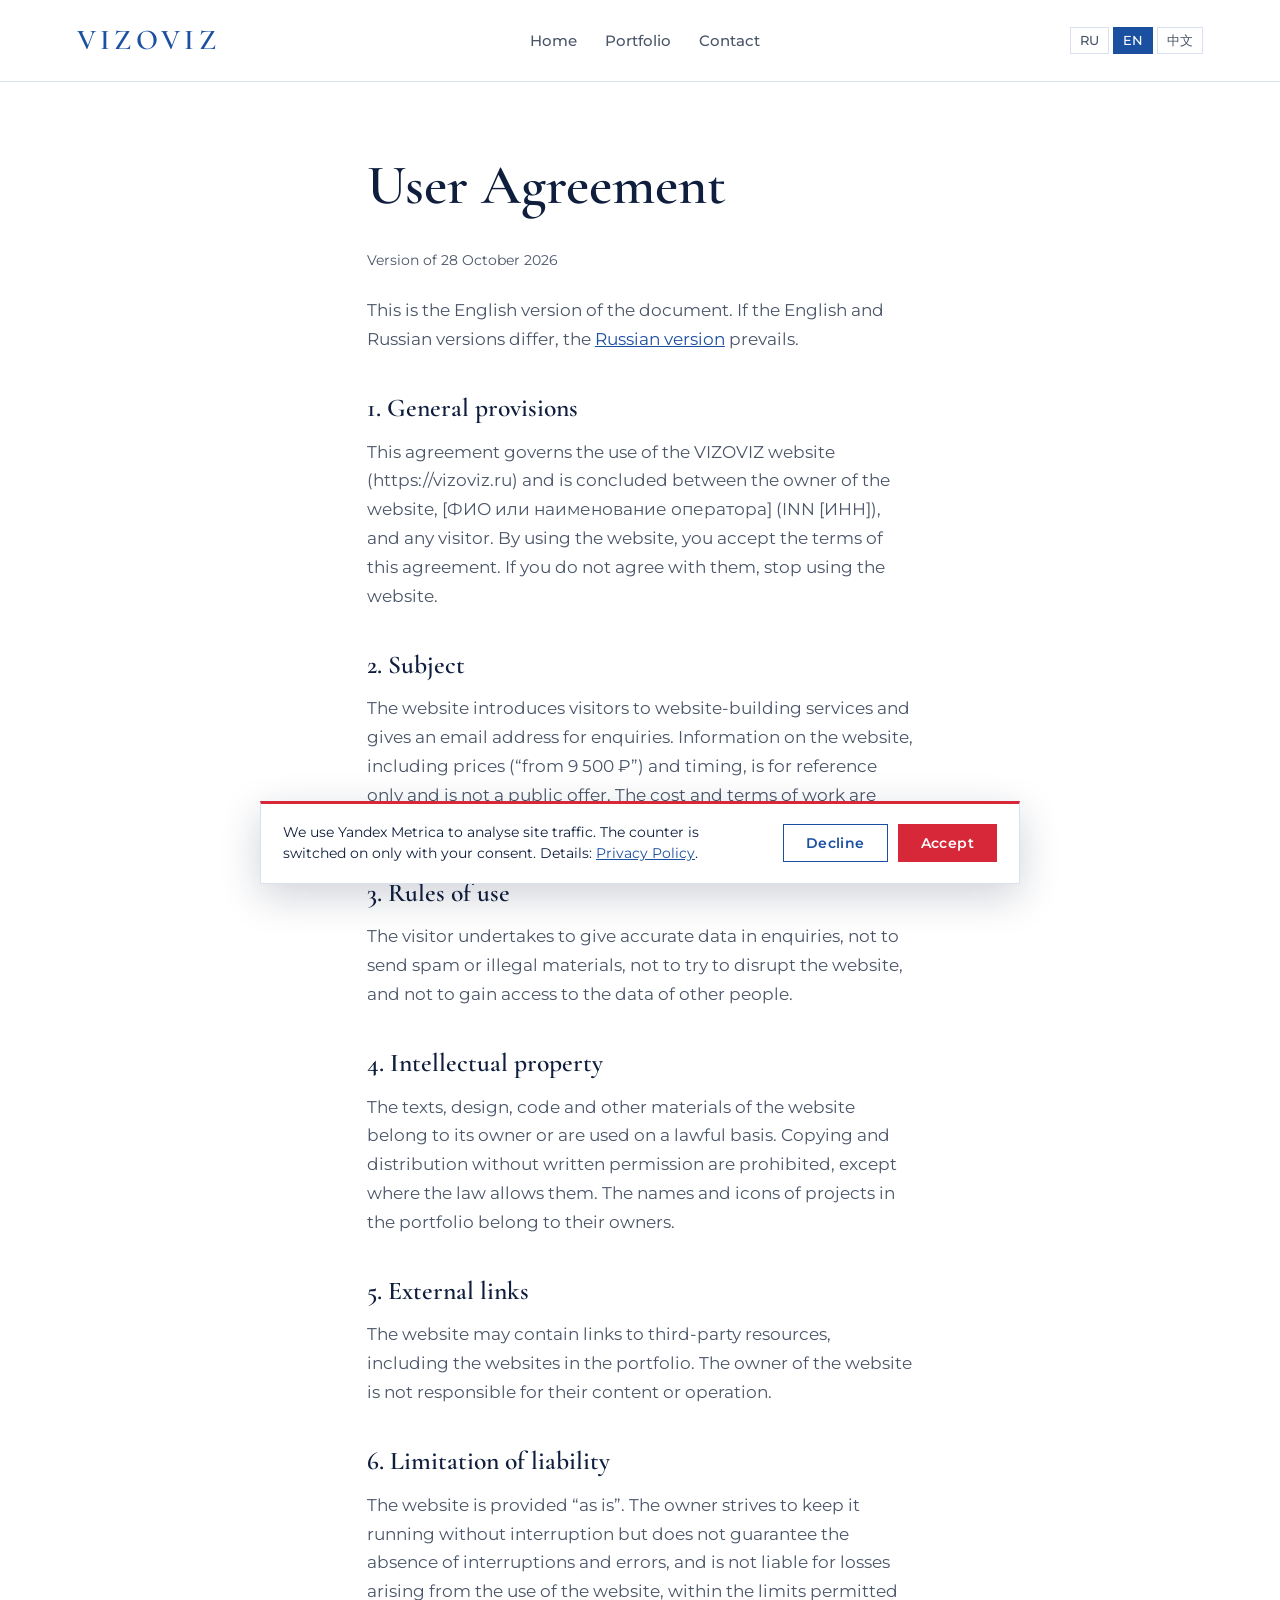
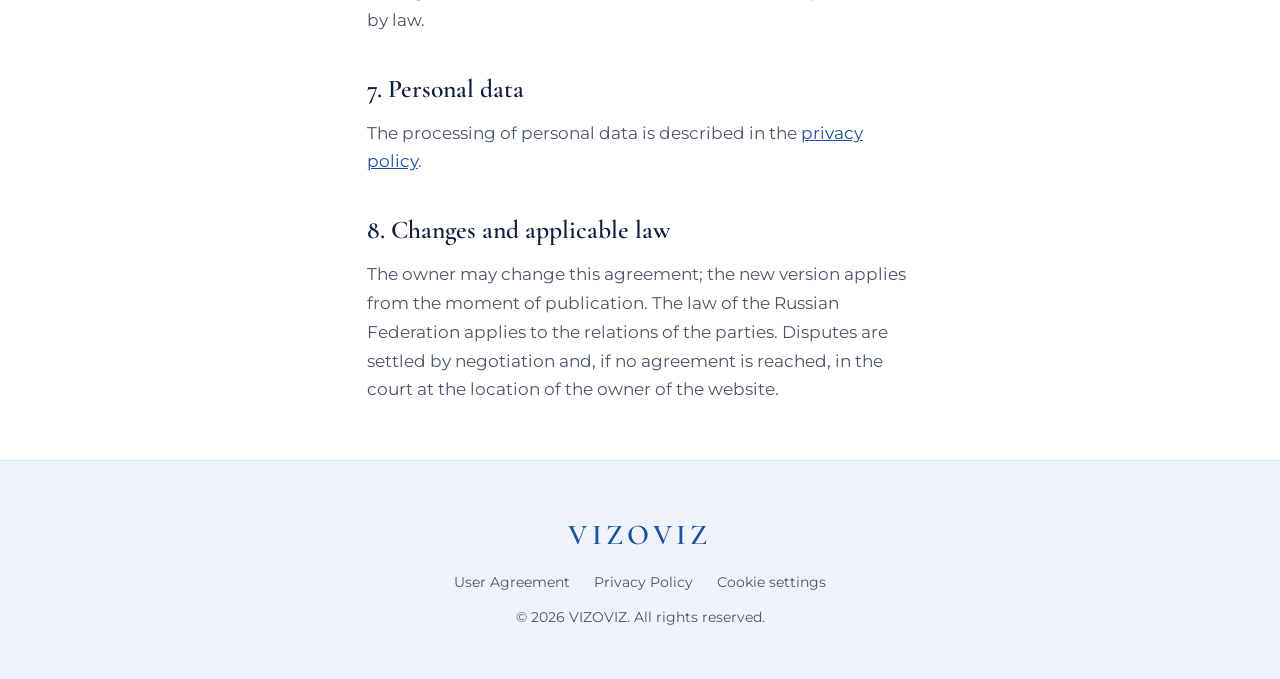
<file: en/terms.html>
<!DOCTYPE html>
<html lang="en">
<head>
<meta charset="utf-8">
<meta name="viewport" content="width=device-width, initial-scale=1">
<title>User Agreement — VIZOVIZ</title>
<meta name="description" content="Terms of use of the VIZOVIZ website.">
<link rel="canonical" href="https://vizoviz.ru../en/terms.html">
<link rel="alternate" hreflang="ru" href="https://vizoviz.ru../terms.html">
<link rel="alternate" hreflang="en" href="https://vizoviz.ru../en/terms.html">
<link rel="alternate" hreflang="zh-Hans" href="https://vizoviz.ru../zh/terms.html">
<link rel="alternate" hreflang="x-default" href="https://vizoviz.ru../en/terms.html">
<meta property="og:title" content="User Agreement — VIZOVIZ">
<meta property="og:description" content="Terms of use of the VIZOVIZ website.">
<meta property="og:type" content="website">
<meta property="og:url" content="https://vizoviz.ru../en/terms.html">
<link rel="icon" href="data:image/svg+xml,%3Csvg xmlns='http://www.w3.org/2000/svg' viewBox='0 0 100 100'%3E%3Crect width='100' height='100' fill='%231b4fa0'/%3E%3Ctext x='50' y='70' font-size='64' text-anchor='middle' fill='white' font-family='serif'%3EV%3C/text%3E%3C/svg%3E">
<link rel="preconnect" href="https://fonts.googleapis.com">
<link rel="preconnect" href="https://fonts.gstatic.com" crossorigin>
<link href="https://fonts.googleapis.com/css2?family=Cormorant+Garamond:ital,wght@0,400;0,600;1,400&family=Montserrat:wght@400;500;600&display=swap" rel="stylesheet">
<link rel="stylesheet" href="../style.css">
<script src="../app.js" defer></script>
</head>
<body>
<header class="nav">
  <a class="logo" href="../en/">VIZOVIZ</a>
  <nav aria-label="Main menu">
    <a href="../en/">Home</a>
    <a href="../en/#portfolio">Portfolio</a>
    <a href="../en/#contact">Contact</a>
  </nav>
  <div class="lang" role="group" aria-label="Language">
    <a href="../terms.html" hreflang="ru" lang="ru">RU</a>
    <a href="../en/terms.html" hreflang="en" lang="en" class="on" aria-current="true">EN</a>
    <a href="../zh/terms.html" hreflang="zh-Hans" lang="zh-Hans">中文</a>
  </div>
</header>
<main>
<section class="section narrow prose">
<h1>User Agreement</h1>
<p class="meta">Version of 28 October 2026</p>
<p>This is the English version of the document. If the English and Russian versions differ, the <a href="../terms.html">Russian version</a> prevails.</p>

<h2>1. General provisions</h2>
<p>This agreement governs the use of the VIZOVIZ website (https://vizoviz.ru) and is concluded between the owner of the website, [ФИО или наименование оператора] (INN [ИНН]), and any visitor. By using the website, you accept the terms of this agreement. If you do not agree with them, stop using the website.</p>

<h2>2. Subject</h2>
<p>The website introduces visitors to website-building services and gives an email address for enquiries. Information on the website, including prices (“from 9 500 ₽”) and timing, is for reference only and is not a public offer. The cost and terms of work are fixed in a separate contract or invoice agreed with the customer.</p>

<h2>3. Rules of use</h2>
<p>The visitor undertakes to give accurate data in enquiries, not to send spam or illegal materials, not to try to disrupt the website, and not to gain access to the data of other people.</p>

<h2>4. Intellectual property</h2>
<p>The texts, design, code and other materials of the website belong to its owner or are used on a lawful basis. Copying and distribution without written permission are prohibited, except where the law allows them. The names and icons of projects in the portfolio belong to their owners.</p>

<h2>5. External links</h2>
<p>The website may contain links to third-party resources, including the websites in the portfolio. The owner of the website is not responsible for their content or operation.</p>

<h2>6. Limitation of liability</h2>
<p>The website is provided “as is”. The owner strives to keep it running without interruption but does not guarantee the absence of interruptions and errors, and is not liable for losses arising from the use of the website, within the limits permitted by law.</p>

<h2>7. Personal data</h2>
<p>The processing of personal data is described in the <a href="../en/privacy.html">privacy policy</a>.</p>

<h2>8. Changes and applicable law</h2>
<p>The owner may change this agreement; the new version applies from the moment of publication. The law of the Russian Federation applies to the relations of the parties. Disputes are settled by negotiation and, if no agreement is reached, in the court at the location of the owner of the website.</p>
</section>
</main>
<footer>
  <span class="logo">VIZOVIZ</span>
  <p class="foot-links">
    <a href="../en/terms.html">User Agreement</a>
    <a href="../en/privacy.html">Privacy Policy</a>
    <button type="button" class="linkbtn" id="cookie-settings">Cookie settings</button>
  </p>
  <p>© <span data-year>2026</span> VIZOVIZ. All rights reserved.</p>
</footer>

<div class="cookie" id="cookie" role="dialog" aria-live="polite" hidden>
  <p>We use Yandex Metrica to analyse site traffic. The counter is switched on only with your consent. Details: <a href="../en/privacy.html">Privacy Policy</a>.</p>
  <div class="cookie-actions">
    <button type="button" class="btn ghost" id="cookie-no">Decline</button>
    <button type="button" class="btn" id="cookie-yes">Accept</button>
  </div>
</div>
</body>
</html>
</file>
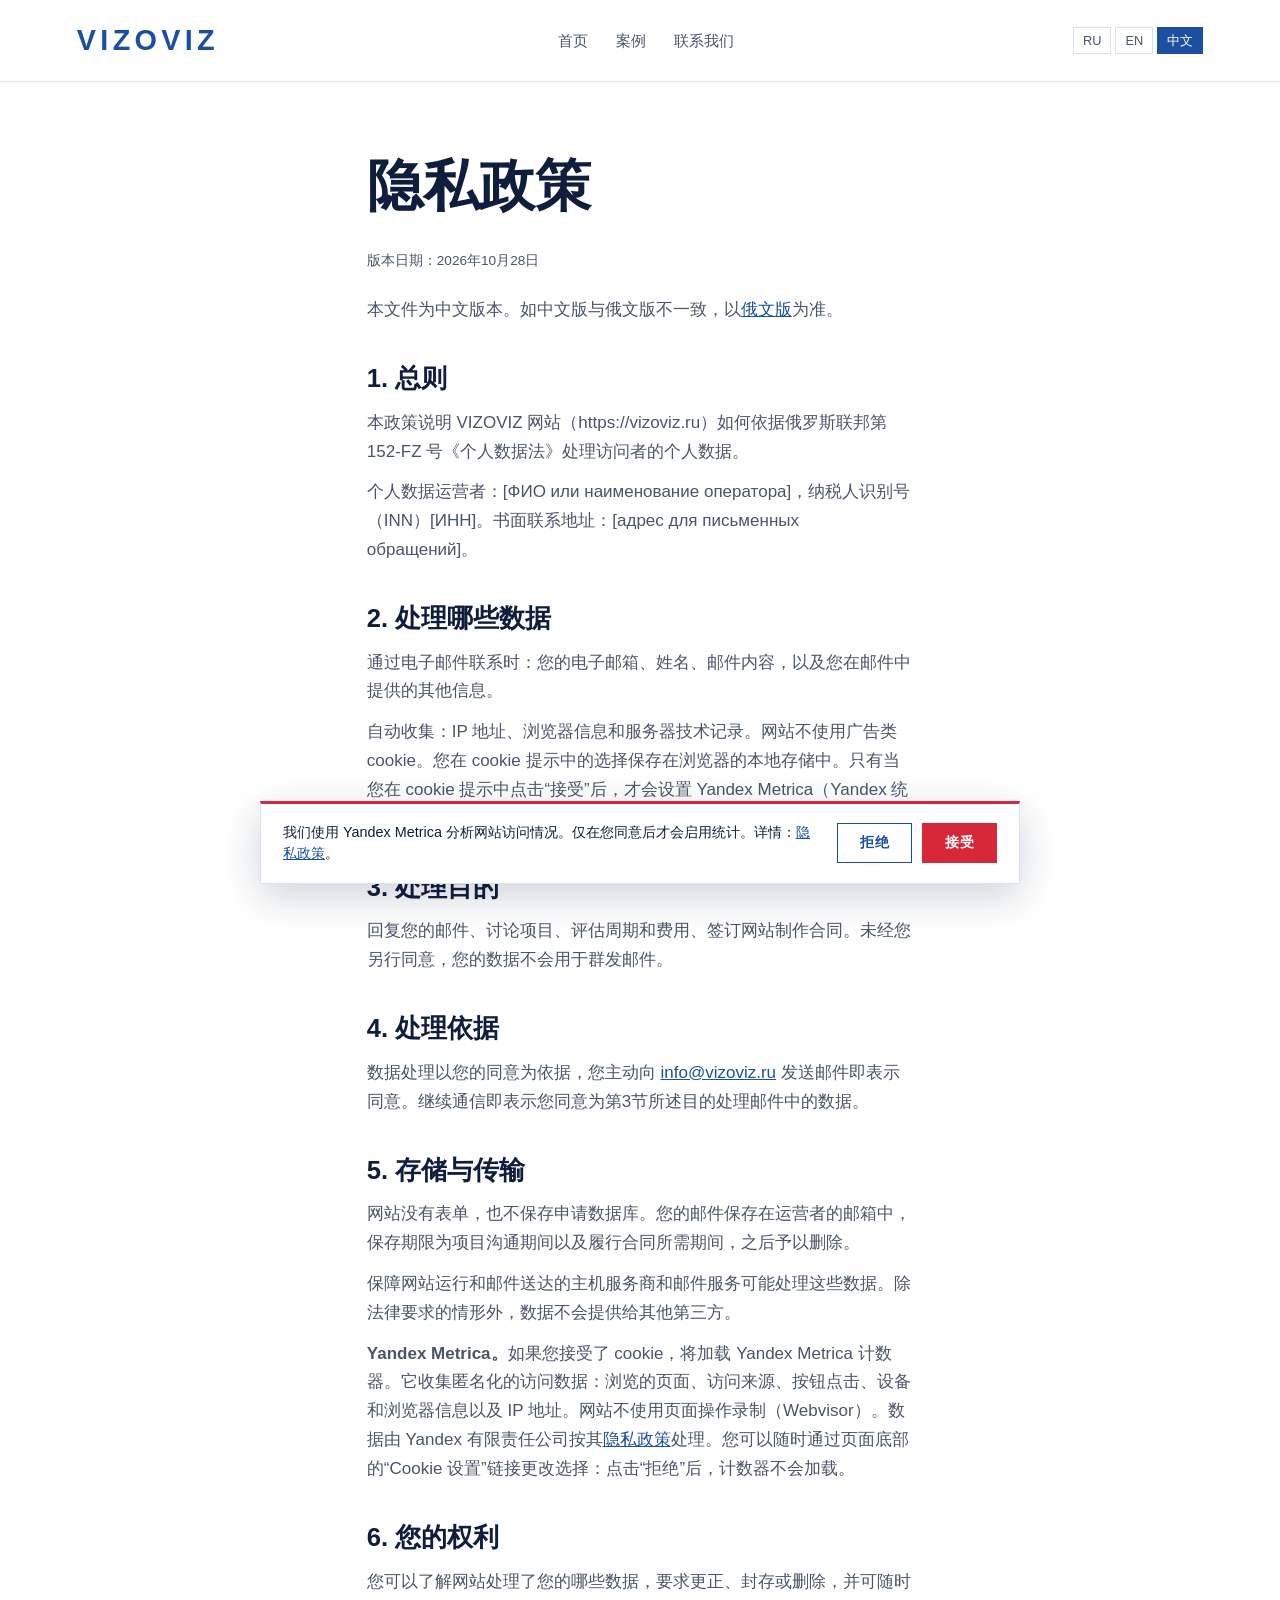
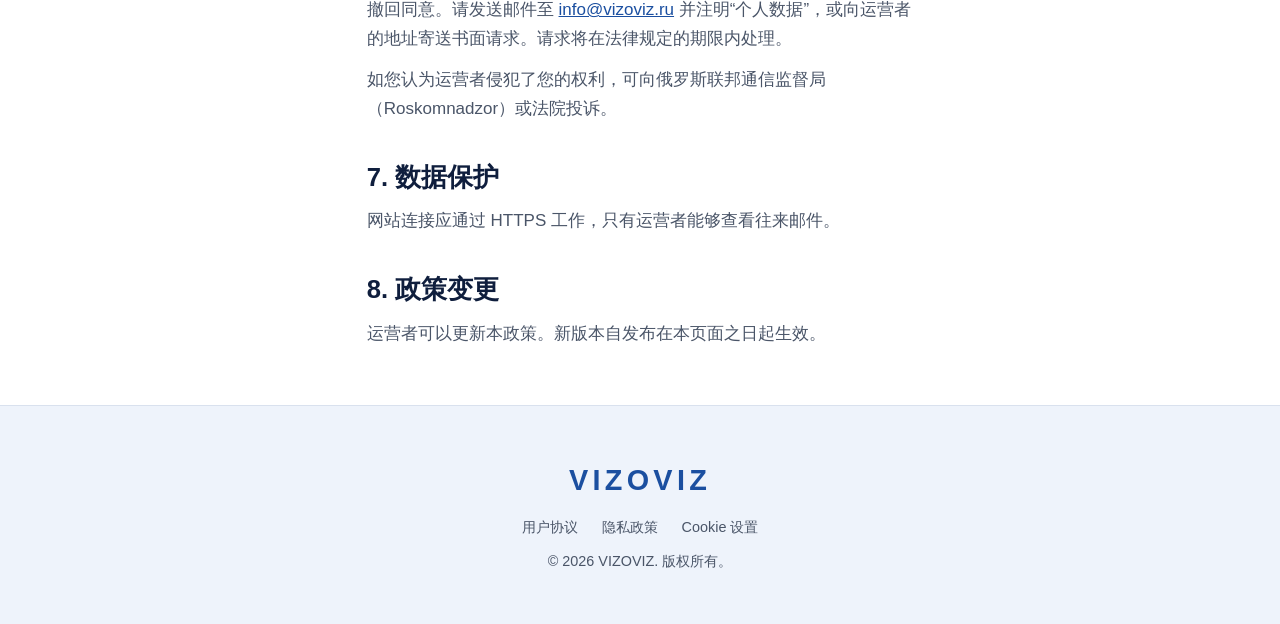
<file: zh/privacy.html>
<!DOCTYPE html>
<html lang="zh-Hans">
<head>
<meta charset="utf-8">
<meta name="viewport" content="width=device-width, initial-scale=1">
<title>隐私政策 — VIZOVIZ</title>
<meta name="description" content="VIZOVIZ 网站处理哪些个人数据、为什么处理以及如何保护。">
<link rel="canonical" href="https://vizoviz.ru../zh/privacy.html">
<link rel="alternate" hreflang="ru" href="https://vizoviz.ru../privacy.html">
<link rel="alternate" hreflang="en" href="https://vizoviz.ru../en/privacy.html">
<link rel="alternate" hreflang="zh-Hans" href="https://vizoviz.ru../zh/privacy.html">
<link rel="alternate" hreflang="x-default" href="https://vizoviz.ru../en/privacy.html">
<meta property="og:title" content="隐私政策 — VIZOVIZ">
<meta property="og:description" content="VIZOVIZ 网站处理哪些个人数据、为什么处理以及如何保护。">
<meta property="og:type" content="website">
<meta property="og:url" content="https://vizoviz.ru../zh/privacy.html">
<link rel="icon" href="data:image/svg+xml,%3Csvg xmlns='http://www.w3.org/2000/svg' viewBox='0 0 100 100'%3E%3Crect width='100' height='100' fill='%231b4fa0'/%3E%3Ctext x='50' y='70' font-size='64' text-anchor='middle' fill='white' font-family='serif'%3EV%3C/text%3E%3C/svg%3E">
<link rel="stylesheet" href="../style.css">
<script src="../app.js" defer></script>
</head>
<body>
<header class="nav">
  <a class="logo" href="../zh/">VIZOVIZ</a>
  <nav aria-label="主菜单">
    <a href="../zh/">首页</a>
    <a href="../zh/#portfolio">案例</a>
    <a href="../zh/#contact">联系我们</a>
  </nav>
  <div class="lang" role="group" aria-label="Language">
    <a href="../privacy.html" hreflang="ru" lang="ru">RU</a>
    <a href="../en/privacy.html" hreflang="en" lang="en">EN</a>
    <a href="../zh/privacy.html" hreflang="zh-Hans" lang="zh-Hans" class="on" aria-current="true">中文</a>
  </div>
</header>
<main>
<section class="section narrow prose">
<h1>隐私政策</h1>
<p class="meta">版本日期：2026年10月28日</p>
<p>本文件为中文版本。如中文版与俄文版不一致，以<a href="../privacy.html">俄文版</a>为准。</p>

<h2>1. 总则</h2>
<p>本政策说明 VIZOVIZ 网站（https://vizoviz.ru）如何依据俄罗斯联邦第 152-FZ 号《个人数据法》处理访问者的个人数据。</p>
<p>个人数据运营者：[ФИО или наименование оператора]，纳税人识别号（INN）[ИНН]。书面联系地址：[адрес для письменных обращений]。</p>

<h2>2. 处理哪些数据</h2>
<p>通过电子邮件联系时：您的电子邮箱、姓名、邮件内容，以及您在邮件中提供的其他信息。</p>
<p>自动收集：IP 地址、浏览器信息和服务器技术记录。网站不使用广告类 cookie。您在 cookie 提示中的选择保存在浏览器的本地存储中。只有当您在 cookie 提示中点击“接受”后，才会设置 Yandex Metrica（Yandex 统计）服务的统计类 cookie（见第5节）。</p>

<h2>3. 处理目的</h2>
<p>回复您的邮件、讨论项目、评估周期和费用、签订网站制作合同。未经您另行同意，您的数据不会用于群发邮件。</p>

<h2>4. 处理依据</h2>
<p>数据处理以您的同意为依据，您主动向 <a href="../zh/#contact" data-mail data-u="info" data-d="vizoviz.ru" data-goal="email_click">info [at] vizoviz [dot] ru</a> 发送邮件即表示同意。继续通信即表示您同意为第3节所述目的处理邮件中的数据。</p>

<h2>5. 存储与传输</h2>
<p>网站没有表单，也不保存申请数据库。您的邮件保存在运营者的邮箱中，保存期限为项目沟通期间以及履行合同所需期间，之后予以删除。</p>
<p>保障网站运行和邮件送达的主机服务商和邮件服务可能处理这些数据。除法律要求的情形外，数据不会提供给其他第三方。</p>

<p><strong>Yandex Metrica。</strong>如果您接受了 cookie，将加载 Yandex Metrica 计数器。它收集匿名化的访问数据：浏览的页面、访问来源、按钮点击、设备和浏览器信息以及 IP 地址。网站不使用页面操作录制（Webvisor）。数据由 Yandex 有限责任公司按其<a href="https://yandex.ru/legal/confidential/" target="_blank" rel="noopener">隐私政策</a>处理。您可以随时通过页面底部的“Cookie 设置”链接更改选择：点击“拒绝”后，计数器不会加载。</p>

<h2>6. 您的权利</h2>
<p>您可以了解网站处理了您的哪些数据，要求更正、封存或删除，并可随时撤回同意。请发送邮件至 <a href="../zh/#contact" data-mail data-u="info" data-d="vizoviz.ru" data-goal="email_click">info [at] vizoviz [dot] ru</a> 并注明“个人数据”，或向运营者的地址寄送书面请求。请求将在法律规定的期限内处理。</p>
<p>如您认为运营者侵犯了您的权利，可向俄罗斯联邦通信监督局（Roskomnadzor）或法院投诉。</p>

<h2>7. 数据保护</h2>
<p>网站连接应通过 HTTPS 工作，只有运营者能够查看往来邮件。</p>

<h2>8. 政策变更</h2>
<p>运营者可以更新本政策。新版本自发布在本页面之日起生效。</p>
</section>
</main>
<footer>
  <span class="logo">VIZOVIZ</span>
  <p class="foot-links">
    <a href="../zh/terms.html">用户协议</a>
    <a href="../zh/privacy.html">隐私政策</a>
    <button type="button" class="linkbtn" id="cookie-settings">Cookie 设置</button>
  </p>
  <p>© <span data-year>2026</span> VIZOVIZ. 版权所有。</p>
</footer>

<div class="cookie" id="cookie" role="dialog" aria-live="polite" hidden>
  <p>我们使用 Yandex Metrica 分析网站访问情况。仅在您同意后才会启用统计。详情：<a href="../zh/privacy.html">隐私政策</a>。</p>
  <div class="cookie-actions">
    <button type="button" class="btn ghost" id="cookie-no">拒绝</button>
    <button type="button" class="btn" id="cookie-yes">接受</button>
  </div>
</div>
</body>
</html>
</file>
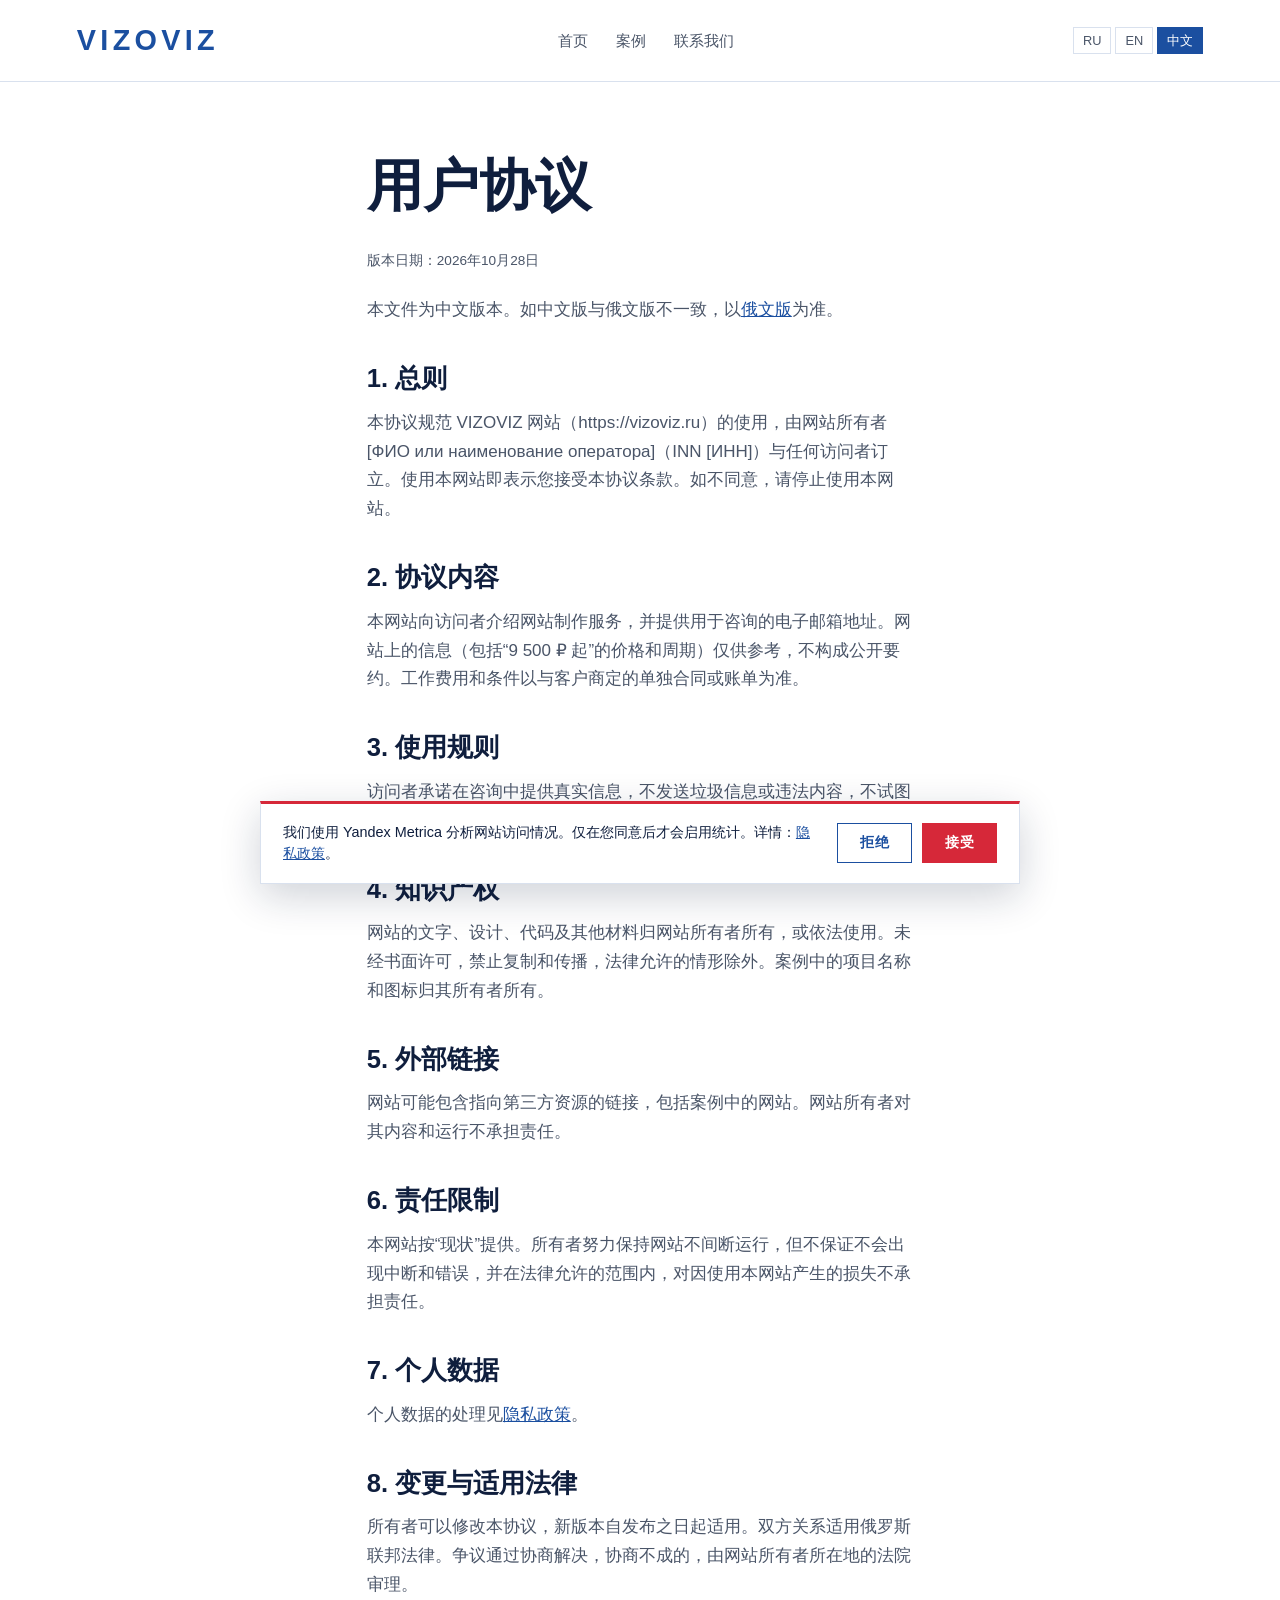
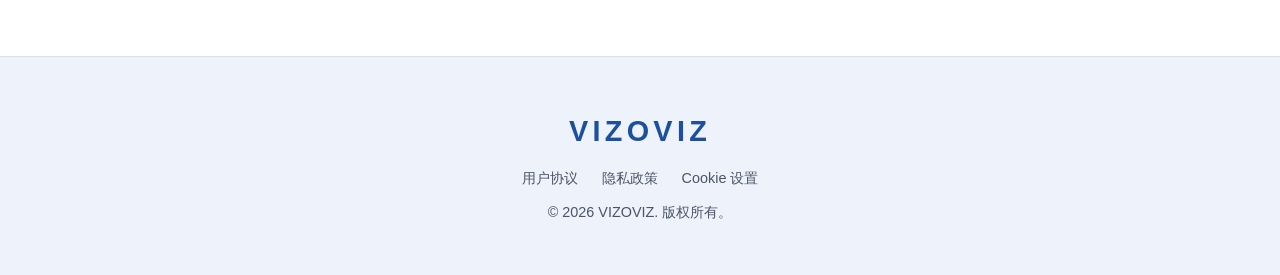
<file: zh/terms.html>
<!DOCTYPE html>
<html lang="zh-Hans">
<head>
<meta charset="utf-8">
<meta name="viewport" content="width=device-width, initial-scale=1">
<title>用户协议 — VIZOVIZ</title>
<meta name="description" content="VIZOVIZ 网站使用条款。">
<link rel="canonical" href="https://vizoviz.ru../zh/terms.html">
<link rel="alternate" hreflang="ru" href="https://vizoviz.ru../terms.html">
<link rel="alternate" hreflang="en" href="https://vizoviz.ru../en/terms.html">
<link rel="alternate" hreflang="zh-Hans" href="https://vizoviz.ru../zh/terms.html">
<link rel="alternate" hreflang="x-default" href="https://vizoviz.ru../en/terms.html">
<meta property="og:title" content="用户协议 — VIZOVIZ">
<meta property="og:description" content="VIZOVIZ 网站使用条款。">
<meta property="og:type" content="website">
<meta property="og:url" content="https://vizoviz.ru../zh/terms.html">
<link rel="icon" href="data:image/svg+xml,%3Csvg xmlns='http://www.w3.org/2000/svg' viewBox='0 0 100 100'%3E%3Crect width='100' height='100' fill='%231b4fa0'/%3E%3Ctext x='50' y='70' font-size='64' text-anchor='middle' fill='white' font-family='serif'%3EV%3C/text%3E%3C/svg%3E">
<link rel="stylesheet" href="../style.css">
<script src="../app.js" defer></script>
</head>
<body>
<header class="nav">
  <a class="logo" href="../zh/">VIZOVIZ</a>
  <nav aria-label="主菜单">
    <a href="../zh/">首页</a>
    <a href="../zh/#portfolio">案例</a>
    <a href="../zh/#contact">联系我们</a>
  </nav>
  <div class="lang" role="group" aria-label="Language">
    <a href="../terms.html" hreflang="ru" lang="ru">RU</a>
    <a href="../en/terms.html" hreflang="en" lang="en">EN</a>
    <a href="../zh/terms.html" hreflang="zh-Hans" lang="zh-Hans" class="on" aria-current="true">中文</a>
  </div>
</header>
<main>
<section class="section narrow prose">
<h1>用户协议</h1>
<p class="meta">版本日期：2026年10月28日</p>
<p>本文件为中文版本。如中文版与俄文版不一致，以<a href="../terms.html">俄文版</a>为准。</p>

<h2>1. 总则</h2>
<p>本协议规范 VIZOVIZ 网站（https://vizoviz.ru）的使用，由网站所有者 [ФИО или наименование оператора]（INN [ИНН]）与任何访问者订立。使用本网站即表示您接受本协议条款。如不同意，请停止使用本网站。</p>

<h2>2. 协议内容</h2>
<p>本网站向访问者介绍网站制作服务，并提供用于咨询的电子邮箱地址。网站上的信息（包括“9 500 ₽ 起”的价格和周期）仅供参考，不构成公开要约。工作费用和条件以与客户商定的单独合同或账单为准。</p>

<h2>3. 使用规则</h2>
<p>访问者承诺在咨询中提供真实信息，不发送垃圾信息或违法内容，不试图破坏网站运行，也不获取他人的数据。</p>

<h2>4. 知识产权</h2>
<p>网站的文字、设计、代码及其他材料归网站所有者所有，或依法使用。未经书面许可，禁止复制和传播，法律允许的情形除外。案例中的项目名称和图标归其所有者所有。</p>

<h2>5. 外部链接</h2>
<p>网站可能包含指向第三方资源的链接，包括案例中的网站。网站所有者对其内容和运行不承担责任。</p>

<h2>6. 责任限制</h2>
<p>本网站按“现状”提供。所有者努力保持网站不间断运行，但不保证不会出现中断和错误，并在法律允许的范围内，对因使用本网站产生的损失不承担责任。</p>

<h2>7. 个人数据</h2>
<p>个人数据的处理见<a href="../zh/privacy.html">隐私政策</a>。</p>

<h2>8. 变更与适用法律</h2>
<p>所有者可以修改本协议，新版本自发布之日起适用。双方关系适用俄罗斯联邦法律。争议通过协商解决，协商不成的，由网站所有者所在地的法院审理。</p>
</section>
</main>
<footer>
  <span class="logo">VIZOVIZ</span>
  <p class="foot-links">
    <a href="../zh/terms.html">用户协议</a>
    <a href="../zh/privacy.html">隐私政策</a>
    <button type="button" class="linkbtn" id="cookie-settings">Cookie 设置</button>
  </p>
  <p>© <span data-year>2026</span> VIZOVIZ. 版权所有。</p>
</footer>

<div class="cookie" id="cookie" role="dialog" aria-live="polite" hidden>
  <p>我们使用 Yandex Metrica 分析网站访问情况。仅在您同意后才会启用统计。详情：<a href="../zh/privacy.html">隐私政策</a>。</p>
  <div class="cookie-actions">
    <button type="button" class="btn ghost" id="cookie-no">拒绝</button>
    <button type="button" class="btn" id="cookie-yes">接受</button>
  </div>
</div>
</body>
</html>
</file>
<file: style.css>
:root{
  --bg:#ffffff;       /* white page */
  --panel:#ffffff;
  --alt:#eef3fb;      /* very light blue: bands, table header, footer */
  --text:#0f1e3d;     /* dark navy */
  --muted:#4a5568;
  --accent:#d62839;   /* red: buttons, underlines, hero phrase */
  --accent-d:#1b4fa0; /* blue: links, logo, check marks */
  --line:#d9e1ee;
}
*{box-sizing:border-box;margin:0;padding:0}
html{scroll-behavior:smooth;scroll-padding-top:90px}
body{background:var(--bg);color:var(--text);font:400 17px/1.7 'Montserrat',sans-serif}
h1,h2,h3,.logo{font-family:'Cormorant Garamond',serif;font-weight:600}
a{color:inherit;text-decoration:none}
:focus-visible{outline:2px solid var(--accent-d);outline-offset:3px}

/* nav */
.nav{position:sticky;top:0;z-index:10;display:flex;justify-content:space-between;align-items:center;flex-wrap:wrap;gap:8px 24px;
  padding:16px 6vw;background:rgba(255,255,255,.94);backdrop-filter:blur(10px);border-bottom:1px solid var(--line)}
.logo{font-size:1.8rem;letter-spacing:.15em;color:var(--accent-d)}
.nav nav{display:flex;flex-wrap:wrap;gap:6px 28px}
.nav nav a{font-size:.95rem;font-weight:500;color:var(--muted);transition:color .3s}
.nav nav a:hover,.nav nav a.active{color:var(--accent-d)}

/* hero */
.hero{min-height:62vh;display:flex;flex-direction:column;justify-content:center;align-items:flex-start;
  padding:48px 6vw;background:radial-gradient(circle at 88% 12%,rgba(27,79,160,.14),transparent 55%),radial-gradient(circle at 10% 95%,rgba(214,40,57,.08),transparent 45%)}
.hero>*{animation:rise .9s both}
.hero>:nth-child(2){animation-delay:.15s}.hero>:nth-child(3){animation-delay:.3s}
@keyframes rise{from{opacity:0;transform:translateY(24px)}to{opacity:1;transform:none}}
.hero h1{font-size:clamp(2.8rem,8vw,6rem);line-height:1.05;margin:0 0 24px}
.hero em{color:var(--accent);font-style:italic;font-weight:400}
.lead{max-width:580px;color:var(--muted);font-size:1.1rem;margin-bottom:40px}
.actions{display:flex;flex-wrap:wrap;gap:16px}

.btn{display:inline-block;padding:14px 34px;border:1px solid var(--accent);background:var(--accent);color:#fff;
  font:600 .95rem 'Montserrat';letter-spacing:.03em;cursor:pointer;transition:background .3s,color .3s}
.btn:hover{background:#b81f2f;border-color:#b81f2f}
.btn.ghost{background:transparent;color:var(--accent-d);border-color:var(--accent-d)}
.btn.ghost:hover{background:var(--accent-d);color:#fff}

/* sections */
.section{padding:56px 6vw}
.section+.section{padding-top:0}
.section h2{font-size:clamp(2rem,4vw,3rem);margin-bottom:28px}
.section h2::after{content:'';display:block;width:60px;height:2px;background:var(--accent);margin-top:12px}
.why{max-width:720px;display:grid;gap:20px;color:var(--muted)}
.proof{padding-left:20px;border-left:3px solid var(--accent);color:var(--text)}
.proof strong{font-weight:600;color:var(--accent-d)}

/* video */
.intro{display:block;width:100%;max-width:860px;aspect-ratio:16/9;background:#000;border:1px solid var(--line)}

/* tiers */
.grid{display:grid;grid-template-columns:repeat(auto-fit,minmax(270px,1fr));gap:28px;align-items:stretch}
.grid.two{grid-template-columns:repeat(auto-fit,minmax(300px,1fr));max-width:980px}
.card{background:var(--panel);padding:34px;border:1px solid var(--line)}
.tier{display:flex;flex-direction:column}
.tier.main{border:2px solid var(--accent);box-shadow:0 10px 30px rgba(27,79,160,.14)}
.tier h3{font-size:2rem}
.price{font:600 1.6rem 'Cormorant Garamond',serif;color:var(--accent-d);margin:2px 0 14px}
.for{color:var(--muted);margin-bottom:18px}
.list{list-style:none;margin-bottom:28px;flex:1}
.list li{padding:9px 0 9px 26px;border-top:1px solid var(--line);font-size:.95rem;position:relative}
.list li::before{content:'';position:absolute;left:4px;top:1.05em;width:7px;height:12px;border:solid var(--accent-d);border-width:0 2px 2px 0;transform:rotate(45deg) scale(.8);transform-origin:center}
.tier .btn{align-self:flex-start}

.pwa{max-width:980px;margin-top:24px;padding:24px 28px;background:var(--alt);border-left:3px solid var(--accent)}
.pwa h3{font-size:1.5rem;margin-bottom:6px}
.pwa p{color:var(--muted)}
.sub{font-size:1.8rem;margin:40px 0 16px}

/* comparison table */
.tablewrap{max-width:980px;overflow-x:auto;border:1px solid var(--line);background:var(--panel)}
.cmp{width:100%;border-collapse:collapse;font-size:.92rem;min-width:620px}
.cmp th,.cmp td{padding:14px 18px;text-align:left;vertical-align:top;border-bottom:1px solid var(--line)}
.cmp thead th{background:var(--alt);font-weight:600;color:var(--text)}
.cmp tbody th{font-weight:600;width:26%}
.cmp td{color:var(--muted)}
.cmp tr:last-child th,.cmp tr:last-child td{border-bottom:0}
.cmp thead th:last-child,.cmp td:last-child{background:rgba(214,40,57,.05)}

/* portfolio */
.note{max-width:720px;color:var(--muted);margin:0 0 32px}
.works{list-style:none;display:grid;grid-template-columns:repeat(auto-fill,minmax(140px,1fr));gap:36px 20px}
.work{display:flex;flex-direction:column;align-items:center;gap:12px;text-align:center}
a.work:hover .wname{color:var(--accent-d);text-decoration:underline}
.work img,.mono{width:96px;height:96px;border-radius:50%;object-fit:cover}
.mono{display:grid;place-items:center;border:2px solid var(--accent);color:var(--accent-d);font:600 2.4rem 'Cormorant Garamond',serif;background:var(--panel)}
.wname{font-size:.9rem;font-weight:500;color:var(--text);transition:color .3s}

/* conditions */
.cond{max-width:760px;display:grid;gap:0}
.cond div{display:grid;grid-template-columns:170px 1fr;gap:20px;padding:16px 0;border-top:1px solid var(--line)}
.cond div:last-child{border-bottom:1px solid var(--line)}
.cond dt{color:var(--accent-d);font-weight:600}

.about{text-align:center;max-width:760px;margin:auto}
.about h2::after{margin:16px auto 0}
.about p{color:var(--muted);margin-bottom:24px}

/* contact + legal pages */
.narrow{max-width:700px;margin:auto}
.narrow h1{font-size:clamp(2.2rem,5vw,3.5rem);margin:0 0 36px}
.form label{display:block;margin-bottom:22px;font-size:.92rem;font-weight:500;color:var(--muted)}
.form input,.form textarea,.form select{width:100%;margin-top:8px;padding:14px;background:var(--panel);border:1px solid #c3cfe2;
  color:var(--text);font:400 1rem 'Montserrat';transition:border-color .3s}
.form input:focus,.form textarea:focus,.form select:focus{outline:none;border-color:var(--accent-d);box-shadow:0 0 0 3px rgba(27,79,160,.25)}
.form .check{display:flex;gap:12px;align-items:flex-start;font-size:.9rem;line-height:1.6}
.form .check span{flex:1;min-width:0}
.form .check input{width:auto;margin-top:5px;accent-color:var(--accent-d)}
.form .check a{color:var(--accent-d);text-decoration:underline}
.hp{position:absolute;left:-9999px}
.notice{padding:14px 18px;margin-bottom:24px;border-left:4px solid}
.good{border-color:#2e7d32;background:#e8f5e9}.bad{border-color:#c62828;background:#fdecea}
.prose h2{font-size:1.6rem;margin:32px 0 8px}
.prose h2::after{display:none}
.prose p{color:var(--muted)}
.prose p+p{margin-top:12px}
.prose a{color:var(--accent-d);text-decoration:underline}
.prose .meta{font-size:.85rem;margin:-20px 0 24px}

footer{text-align:center;padding:50px 6vw;background:var(--alt);border-top:1px solid var(--line);color:var(--muted);font-size:.9rem}
footer p{margin-top:10px}
.foot-links{display:flex;flex-wrap:wrap;justify-content:center;gap:6px 24px}
footer a:hover{color:var(--accent-d);text-decoration:underline}

@media(max-width:600px){
  body{font-size:16px}
  .section{padding:40px 6vw}
  .nav nav{gap:6px 18px}
  .cond div{grid-template-columns:1fr;gap:2px}
  .card{padding:26px}
}
@media(prefers-reduced-motion:reduce){
  html{scroll-behavior:auto}
  .hero>*{animation:none}
  *{transition:none!important}
}

/* language switcher */
.lang{display:flex;gap:4px}
.lang a{padding:2px 9px;font-size:.8rem;font-weight:500;color:var(--muted);border:1px solid var(--line)}
.lang a:hover{color:var(--accent-d);border-color:var(--accent-d)}
.lang a.on{background:var(--accent-d);border-color:var(--accent-d);color:#fff}

/* how it works */
.steps{list-style:none;display:grid;grid-template-columns:repeat(auto-fit,minmax(240px,1fr));gap:24px;max-width:980px;counter-reset:s}
.steps .card{counter-increment:s;position:relative;padding-top:56px}
.steps .card::before{content:counter(s);position:absolute;top:18px;left:34px;font:600 1.8rem 'Cormorant Garamond',serif;color:var(--accent)}
.steps h3{font-size:1.4rem;margin-bottom:6px}
.steps p{color:var(--muted);font-size:.95rem}

/* Chinese: system fonts (Google Fonts is unreliable in China) */
html[lang="zh-Hans"] body,html[lang="zh-Hans"] h1,html[lang="zh-Hans"] h2,html[lang="zh-Hans"] h3,html[lang="zh-Hans"] .logo,
html[lang="zh-Hans"] .btn,html[lang="zh-Hans"] .price,html[lang="zh-Hans"] .mono,html[lang="zh-Hans"] .form input,
html[lang="zh-Hans"] .form textarea,html[lang="zh-Hans"] .form select{font-family:"PingFang SC","Hiragino Sans GB","Microsoft YaHei","Noto Sans SC",sans-serif}
html[lang="zh-Hans"] h1,html[lang="zh-Hans"] h2,html[lang="zh-Hans"] h3{font-weight:700}
html[lang="zh-Hans"] .hero em{font-style:normal}

/* cookie notice */
.cookie{position:fixed;left:16px;right:16px;bottom:16px;z-index:20;max-width:760px;margin:auto;display:flex;flex-wrap:wrap;align-items:center;gap:12px 24px;
  padding:18px 22px;background:var(--panel);border:1px solid var(--line);border-top:3px solid var(--accent);box-shadow:0 12px 40px rgba(15,30,61,.2);font-size:.9rem;line-height:1.5}
.cookie[hidden]{display:none}
.cookie p{flex:1 1 320px}
.cookie a{color:var(--accent-d);text-decoration:underline}
.cookie-actions{display:flex;gap:10px}
.cookie .btn{padding:10px 22px;font-size:.85rem}
.linkbtn{background:none;border:0;padding:0;font:inherit;color:inherit;cursor:pointer}
.linkbtn:hover{color:var(--accent-d);text-decoration:underline}

/* static version */
[hidden]{display:none!important}
</file>
